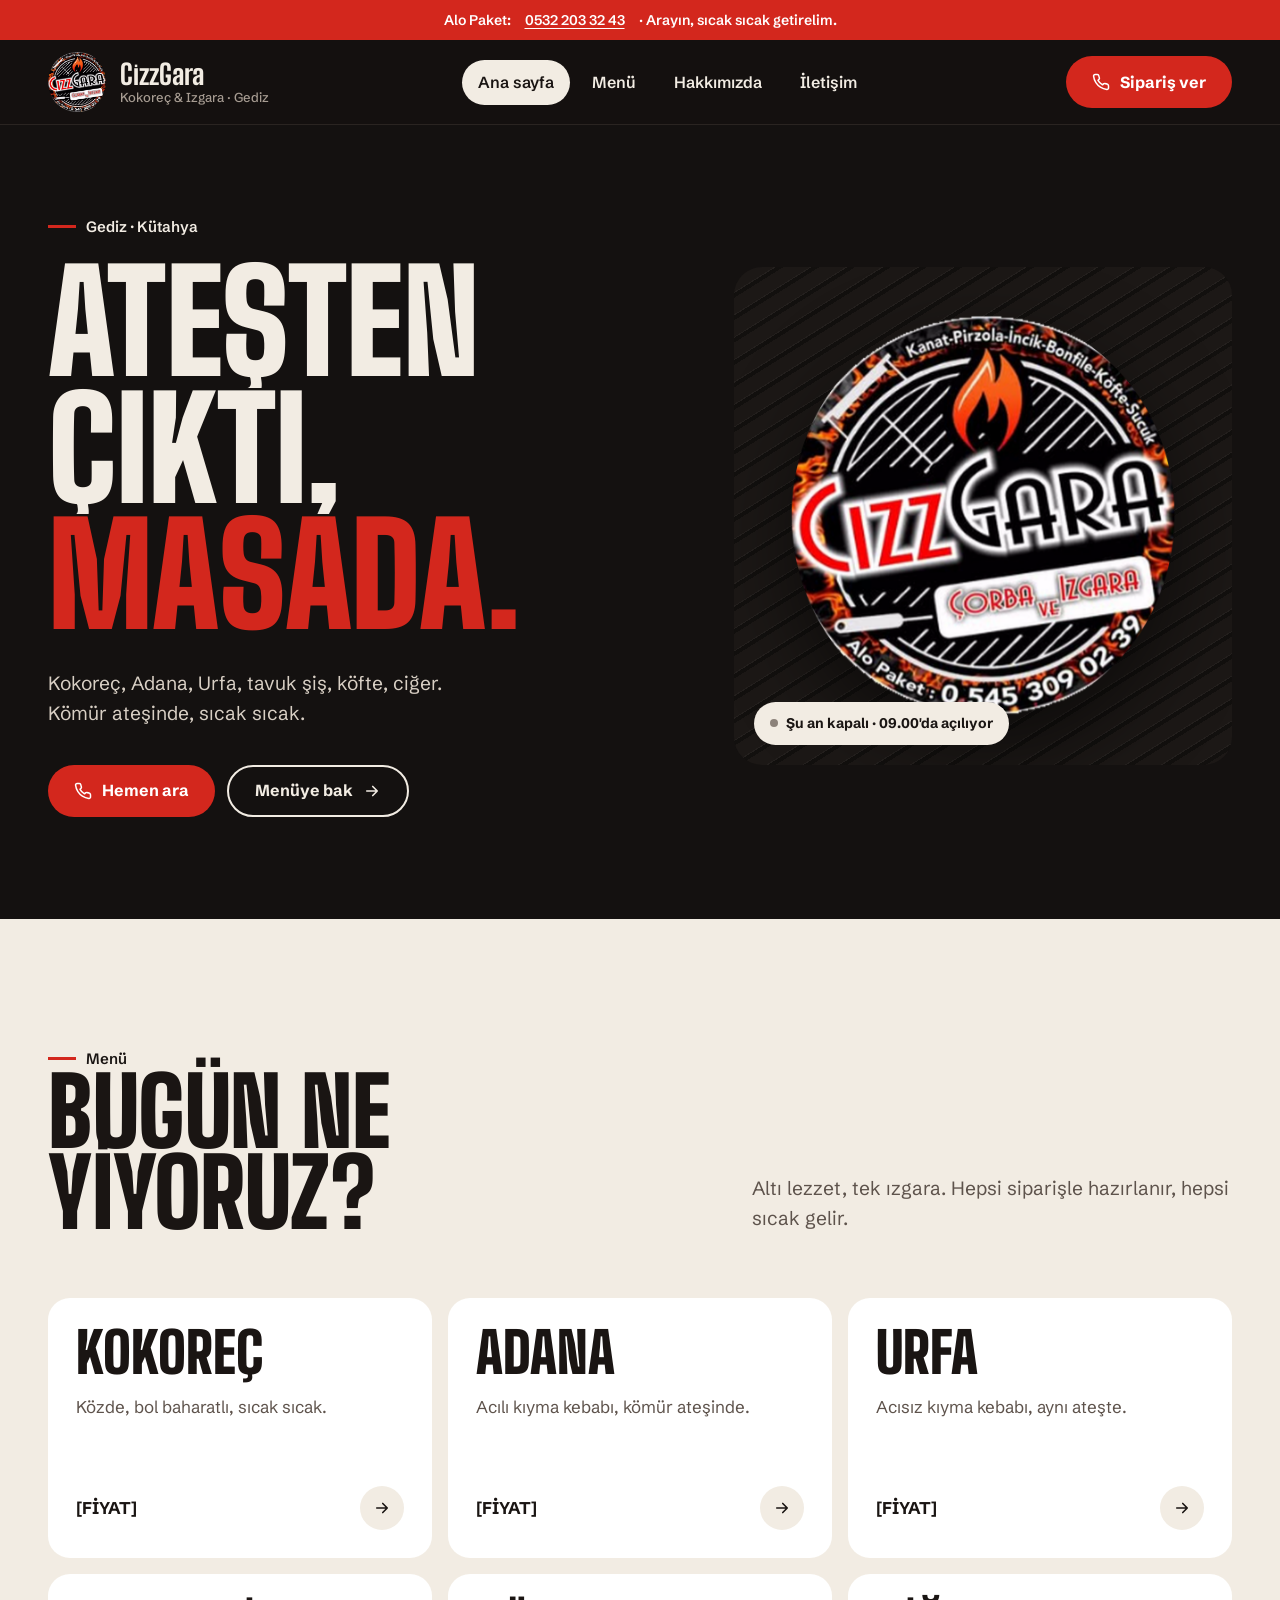
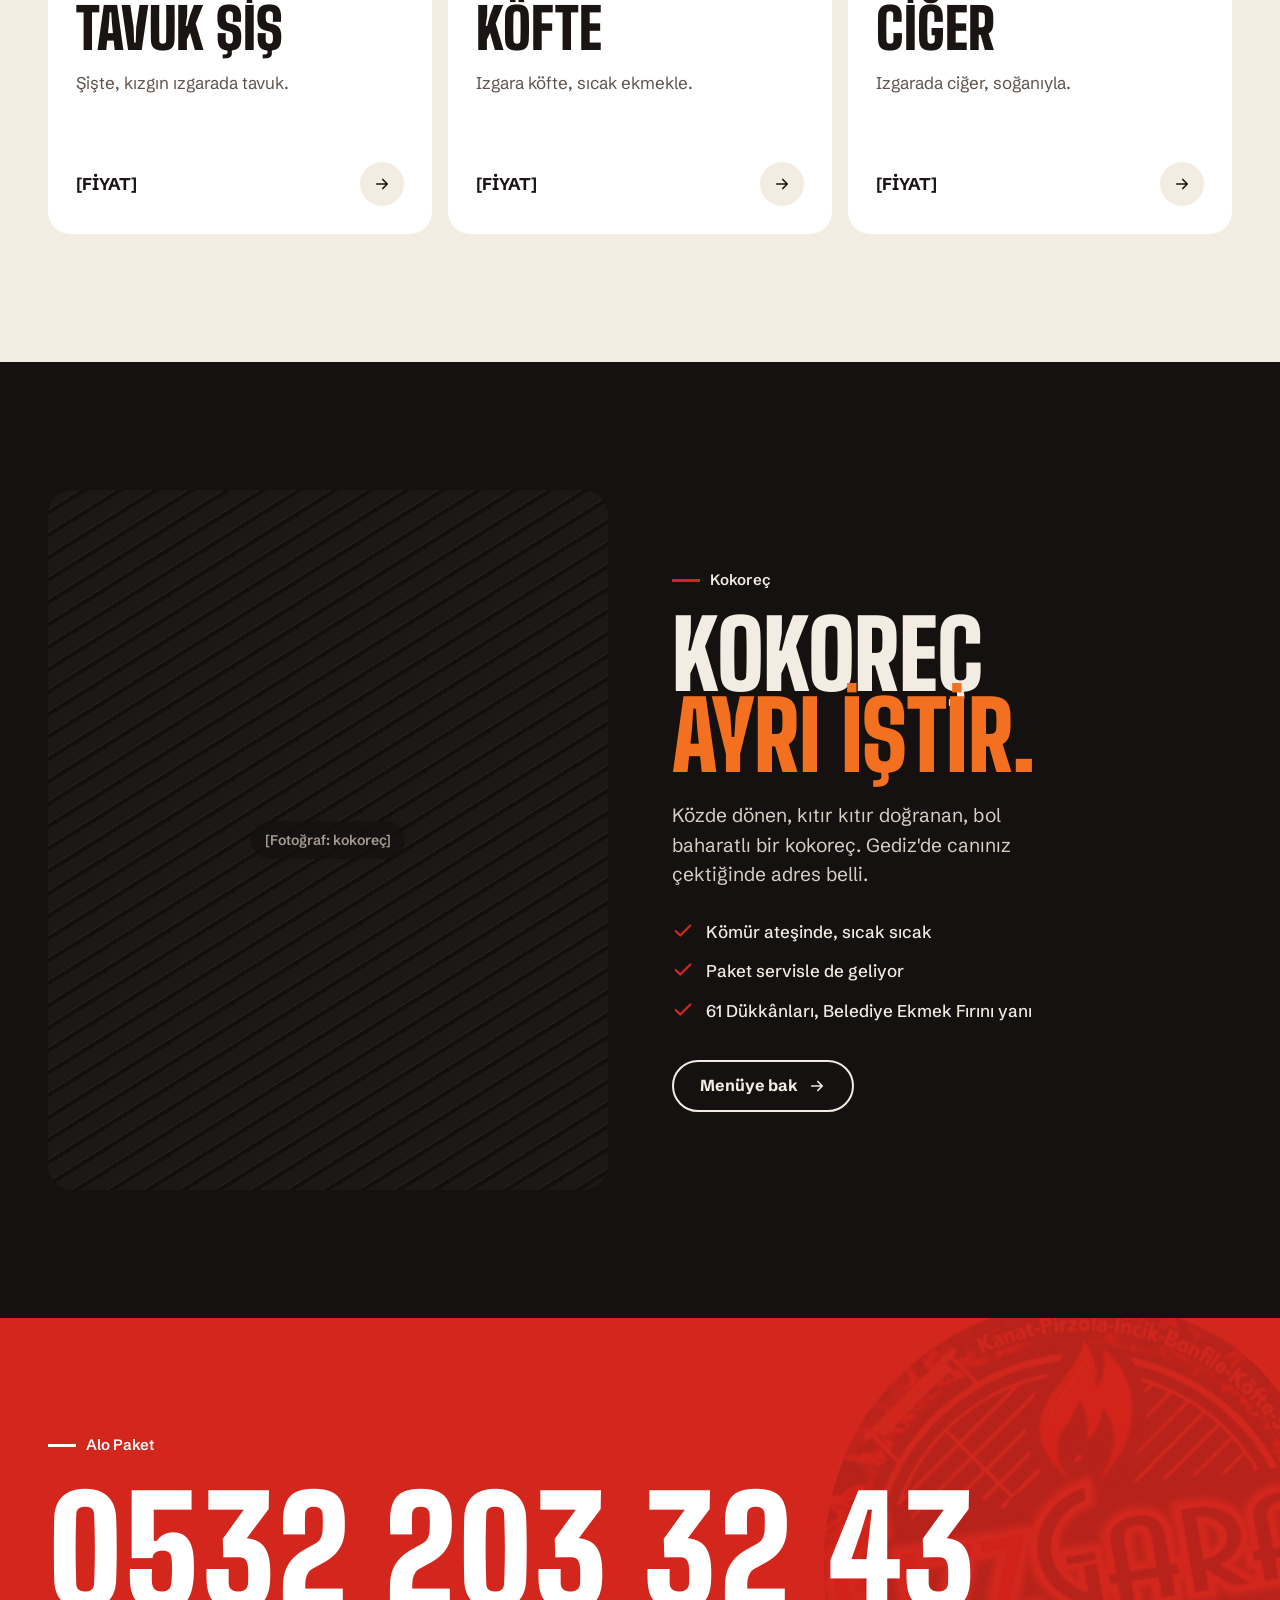
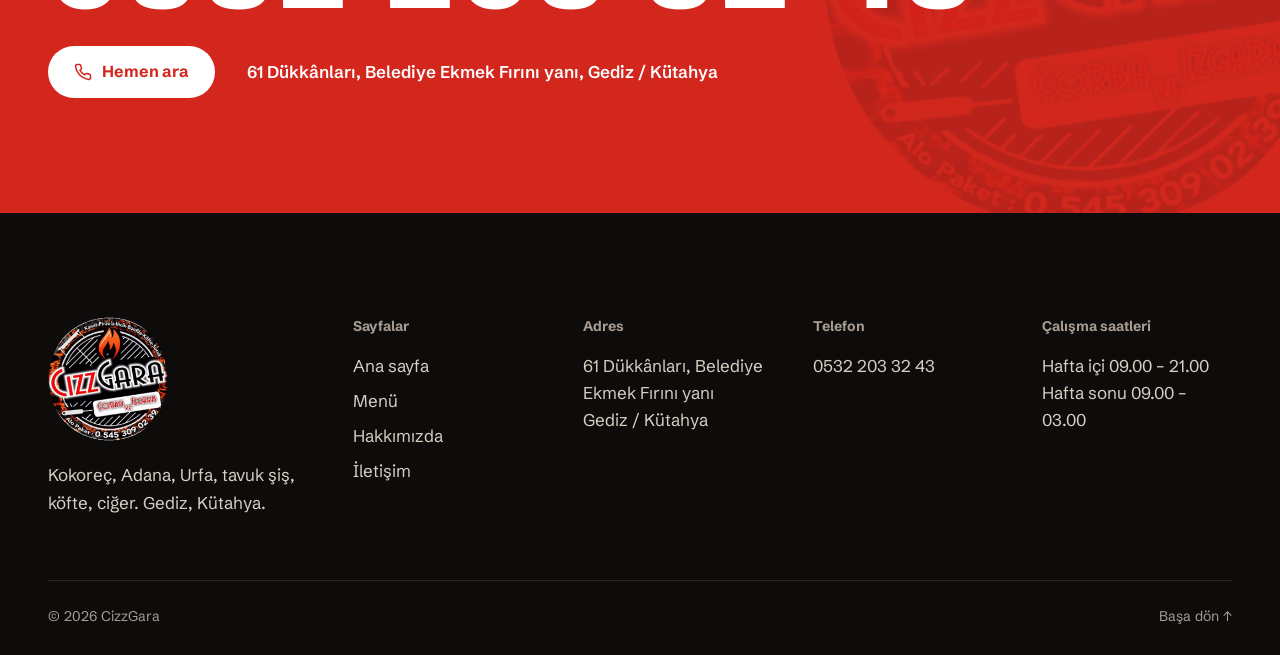
<file: index.html>
<!doctype html>
<html lang="tr">
<head>
<meta charset="utf-8">
<meta name="viewport" content="width=device-width, initial-scale=1">
<title>CizzGara — Kokoreç & Izgara · Gediz</title>
<meta name="description" content="CizzGara, Gediz/Kütahya: kokoreç, Adana, Urfa, tavuk şiş, köfte ve ciğer. Telefon 0532 203 32 43.">
<meta name="theme-color" content="#141110">
<link rel="icon" type="image/png" href="img/cizzgara-logo.png">
<link rel="preconnect" href="https://fonts.googleapis.com">
<link rel="preconnect" href="https://fonts.gstatic.com" crossorigin>
<link rel="stylesheet" href="https://fonts.googleapis.com/css2?family=Big+Shoulders+Display:wght@700;800;900&family=Schibsted+Grotesk:wght@400;500;600;700&display=swap">
<link rel="stylesheet" href="css/style.css">
</head>
<body>
<a class="sr" href="#icerik">İçeriğe geç</a>
<div class="topbar"><div class="wrap"><span>Alo Paket:</span><a href="tel:+905322033243">0532 203 32 43</a><span class="hide-sm">· Arayın, sıcak sıcak getirelim.</span></div></div>
<header class="nav">
  <div class="wrap nav-in">
    <a class="brand" href="index.html" aria-label="CizzGara ana sayfa">
      <img src="img/cizzgara-logo.png" alt="" width="58" height="62">
      <span class="brand-name">CizzGara<small>Kokoreç &amp; Izgara · Gediz</small></span>
    </a>
    <nav class="links" aria-label="Ana menü"><a href="index.html" aria-current="page">Ana sayfa</a><a href="menu.html">Menü</a><a href="hakkimizda.html">Hakkımızda</a><a href="iletisim.html">İletişim</a></nav>
    <div class="nav-cta">
      <a class="btn btn-red" href="tel:+905322033243"><svg viewBox="0 0 24 24" fill="none" stroke="currentColor" stroke-width="2" stroke-linecap="round" stroke-linejoin="round" aria-hidden="true"><path d="M22 16.9v3a2 2 0 0 1-2.2 2 19.8 19.8 0 0 1-8.6-3.1 19.5 19.5 0 0 1-6-6A19.8 19.8 0 0 1 2.1 4.2 2 2 0 0 1 4.1 2h3a2 2 0 0 1 2 1.7c.1.9.4 1.8.7 2.7a2 2 0 0 1-.5 2.1L8 9.8a16 16 0 0 0 6 6l1.3-1.3a2 2 0 0 1 2.1-.4c.9.3 1.8.6 2.7.7a2 2 0 0 1 1.7 2z"/></svg>Sipariş ver</a>
      <button class="burger" type="button" aria-expanded="false" aria-controls="mobile-menu" aria-label="Menüyü aç"><span></span></button>
    </div>
  </div>
  <nav id="mobile-menu" class="mobile-menu" aria-label="Mobil menü" hidden><a href="index.html" aria-current="page">Ana sayfa</a><a href="menu.html">Menü</a><a href="hakkimizda.html">Hakkımızda</a><a href="iletisim.html">İletişim</a></nav>
</header>
<main id="icerik">

<section class="hero">
  <div class="wrap hero-in">
    <div>
      <p class="kicker up in">Gediz · Kütahya</p>
      <h1 class="display h-xl"><span class="ln"><span>Ateşten</span></span><span class="ln"><span>çıktı,</span></span><span class="ln"><span class="red">masada.</span></span></h1>
      <p class="lead up d2">Kokoreç, Adana, Urfa, tavuk şiş, köfte, ciğer. Kömür ateşinde, sıcak sıcak.</p>
      <div class="actions up d3">
        <a class="btn btn-red" href="tel:+905322033243"><svg viewBox="0 0 24 24" fill="none" stroke="currentColor" stroke-width="2" stroke-linecap="round" stroke-linejoin="round" aria-hidden="true"><path d="M22 16.9v3a2 2 0 0 1-2.2 2 19.8 19.8 0 0 1-8.6-3.1 19.5 19.5 0 0 1-6-6A19.8 19.8 0 0 1 2.1 4.2 2 2 0 0 1 4.1 2h3a2 2 0 0 1 2 1.7c.1.9.4 1.8.7 2.7a2 2 0 0 1-.5 2.1L8 9.8a16 16 0 0 0 6 6l1.3-1.3a2 2 0 0 1 2.1-.4c.9.3 1.8.6 2.7.7a2 2 0 0 1 1.7 2z"/></svg>Hemen ara</a>
        <a class="btn btn-line" href="menu.html">Menüye bak <svg viewBox="0 0 24 24" fill="none" stroke="currentColor" stroke-width="2.2" stroke-linecap="round" stroke-linejoin="round" aria-hidden="true"><path d="M5 12h14M13 6l6 6-6 6"/></svg></a>
      </div>
    </div>
    <div class="hero-badge grate up d2">
      <div class="embers" aria-hidden="true"><span></span><span></span><span></span><span></span><span></span><span></span><span></span><span></span></div>
      <img class="logo-big" src="img/cizzgara-logo.png" alt="CizzGara logosu" width="420" height="449">
      <span class="badge-tag" id="open-status"><i></i><span>Ocak yanıyor</span></span>
    </div>
  </div>
</section>

<section class="section on-paper" aria-labelledby="izgara-baslik">
  <div class="wrap">
    <div class="sec-head">
      <div><p class="kicker up">Menü</p><h2 id="izgara-baslik" class="display h-l up d1">Bugün ne<br>yiyoruz?</h2></div>
      <p class="lead up d2">Altı lezzet, tek ızgara. Hepsi siparişle hazırlanır, hepsi sıcak gelir.</p>
    </div>
    <div class="specials">
      <a class="dish up d1" href="menu.html"><h3>Kokoreç</h3><p>Közde, bol baharatlı, sıcak sıcak.</p><div class="price"><span>[FİYAT]</span><span class="go"><svg viewBox="0 0 24 24" fill="none" stroke="currentColor" stroke-width="2.2" stroke-linecap="round" stroke-linejoin="round" aria-hidden="true"><path d="M5 12h14M13 6l6 6-6 6"/></svg></span></div></a>
      <a class="dish up d2" href="menu.html"><h3>Adana</h3><p>Acılı kıyma kebabı, kömür ateşinde.</p><div class="price"><span>[FİYAT]</span><span class="go"><svg viewBox="0 0 24 24" fill="none" stroke="currentColor" stroke-width="2.2" stroke-linecap="round" stroke-linejoin="round" aria-hidden="true"><path d="M5 12h14M13 6l6 6-6 6"/></svg></span></div></a>
      <a class="dish up d3" href="menu.html"><h3>Urfa</h3><p>Acısız kıyma kebabı, aynı ateşte.</p><div class="price"><span>[FİYAT]</span><span class="go"><svg viewBox="0 0 24 24" fill="none" stroke="currentColor" stroke-width="2.2" stroke-linecap="round" stroke-linejoin="round" aria-hidden="true"><path d="M5 12h14M13 6l6 6-6 6"/></svg></span></div></a>
      <a class="dish up d1" href="menu.html"><h3>Tavuk şiş</h3><p>Şişte, kızgın ızgarada tavuk.</p><div class="price"><span>[FİYAT]</span><span class="go"><svg viewBox="0 0 24 24" fill="none" stroke="currentColor" stroke-width="2.2" stroke-linecap="round" stroke-linejoin="round" aria-hidden="true"><path d="M5 12h14M13 6l6 6-6 6"/></svg></span></div></a>
      <a class="dish up d2" href="menu.html"><h3>Köfte</h3><p>Izgara köfte, sıcak ekmekle.</p><div class="price"><span>[FİYAT]</span><span class="go"><svg viewBox="0 0 24 24" fill="none" stroke="currentColor" stroke-width="2.2" stroke-linecap="round" stroke-linejoin="round" aria-hidden="true"><path d="M5 12h14M13 6l6 6-6 6"/></svg></span></div></a>
      <a class="dish up d3" href="menu.html"><h3>Ciğer</h3><p>Izgarada ciğer, soğanıyla.</p><div class="price"><span>[FİYAT]</span><span class="go"><svg viewBox="0 0 24 24" fill="none" stroke="currentColor" stroke-width="2.2" stroke-linecap="round" stroke-linejoin="round" aria-hidden="true"><path d="M5 12h14M13 6l6 6-6 6"/></svg></span></div></a>
    </div>
  </div>
</section>

<section class="section" aria-labelledby="kokorec-baslik">
  <div class="wrap split">
    <div class="photo grate ratio-45 up"><span>[Fotoğraf: kokoreç]</span></div>
    <div>
      <p class="kicker up">Kokoreç</p>
      <h2 id="kokorec-baslik" class="display h-l up d1">Kokoreç<br><span class="flame">ayrı iştir.</span></h2>
      <p class="lead up d2" style="color:#D8CFC4;margin-top:24px">Közde dönen, kıtır kıtır doğranan, bol baharatlı bir kokoreç. Gediz'de canınız çektiğinde adres belli.</p>
      <ul class="checks up d3">
        <li><svg viewBox="0 0 24 24" fill="none" stroke="currentColor" stroke-width="2.4" stroke-linecap="round" stroke-linejoin="round" aria-hidden="true"><path d="M20 6 9 17l-5-5"/></svg>Kömür ateşinde, sıcak sıcak</li>
        <li><svg viewBox="0 0 24 24" fill="none" stroke="currentColor" stroke-width="2.4" stroke-linecap="round" stroke-linejoin="round" aria-hidden="true"><path d="M20 6 9 17l-5-5"/></svg>Paket servisle de geliyor</li>
        <li><svg viewBox="0 0 24 24" fill="none" stroke="currentColor" stroke-width="2.4" stroke-linecap="round" stroke-linejoin="round" aria-hidden="true"><path d="M20 6 9 17l-5-5"/></svg>61 Dükkânları, Belediye Ekmek Fırını yanı</li>
      </ul>
      <a class="btn btn-line up d4" href="menu.html">Menüye bak <svg viewBox="0 0 24 24" fill="none" stroke="currentColor" stroke-width="2.2" stroke-linecap="round" stroke-linejoin="round" aria-hidden="true"><path d="M5 12h14M13 6l6 6-6 6"/></svg></a>
    </div>
  </div>
</section>
<section class="order" aria-labelledby="paket-baslik">
  <img class="order-logo" src="img/cizzgara-logo.png" alt="">
  <div class="wrap">
    <p class="kicker up">Alo Paket</p>
    <h2 id="paket-baslik" class="sr">Paket servis</h2>
    <a class="phone-big up d1" href="tel:+905322033243">0532 203 32 43</a>
    <div class="row up d2">
      <a class="btn btn-white" href="tel:+905322033243"><svg viewBox="0 0 24 24" fill="none" stroke="currentColor" stroke-width="2" stroke-linecap="round" stroke-linejoin="round" aria-hidden="true"><path d="M22 16.9v3a2 2 0 0 1-2.2 2 19.8 19.8 0 0 1-8.6-3.1 19.5 19.5 0 0 1-6-6A19.8 19.8 0 0 1 2.1 4.2 2 2 0 0 1 4.1 2h3a2 2 0 0 1 2 1.7c.1.9.4 1.8.7 2.7a2 2 0 0 1-.5 2.1L8 9.8a16 16 0 0 0 6 6l1.3-1.3a2 2 0 0 1 2.1-.4c.9.3 1.8.6 2.7.7a2 2 0 0 1 1.7 2z"/></svg>Hemen ara</a>
      <span>61 Dükkânları, Belediye Ekmek Fırını yanı, Gediz / Kütahya</span>
    </div>
  </div>
</section>
</main>
<footer class="footer">
  <div class="wrap">
    <div class="foot-grid">
      <div class="foot-brand">
        <img src="img/cizzgara-logo.png" alt="CizzGara logosu" width="112" height="120">
        <p>Kokoreç, Adana, Urfa, tavuk şiş, köfte, ciğer. Gediz, Kütahya.</p>
      </div>
      <div><h4>Sayfalar</h4><ul><li><a href="index.html">Ana sayfa</a></li><li><a href="menu.html">Menü</a></li><li><a href="hakkimizda.html">Hakkımızda</a></li><li><a href="iletisim.html">İletişim</a></li></ul></div>
      <div><h4>Adres</h4><p>61 Dükkânları, Belediye Ekmek Fırını yanı<br>Gediz / Kütahya</p></div>
      <div><h4>Telefon</h4><p><a href="tel:+905322033243">0532 203 32 43</a></p></div>
      <div><h4>Çalışma saatleri</h4><p>Hafta içi 09.00 – 21.00<br>Hafta sonu 09.00 – 03.00</p></div>
    </div>
    <div class="foot-bottom"><span>© <span id="yil">2026</span> CizzGara</span><a href="#icerik">Başa dön ↑</a></div>
  </div>
</footer>
<div class="callbar"><a class="btn btn-red" href="tel:+905322033243"><svg viewBox="0 0 24 24" fill="none" stroke="currentColor" stroke-width="2" stroke-linecap="round" stroke-linejoin="round" aria-hidden="true"><path d="M22 16.9v3a2 2 0 0 1-2.2 2 19.8 19.8 0 0 1-8.6-3.1 19.5 19.5 0 0 1-6-6A19.8 19.8 0 0 1 2.1 4.2 2 2 0 0 1 4.1 2h3a2 2 0 0 1 2 1.7c.1.9.4 1.8.7 2.7a2 2 0 0 1-.5 2.1L8 9.8a16 16 0 0 0 6 6l1.3-1.3a2 2 0 0 1 2.1-.4c.9.3 1.8.6 2.7.7a2 2 0 0 1 1.7 2z"/></svg>Hemen ara</a><a class="btn" style="background:var(--paper);color:var(--ink)" href="menu.html">Menü</a></div>
<script src="js/main.js"></script>
</body>
</html>
</file>
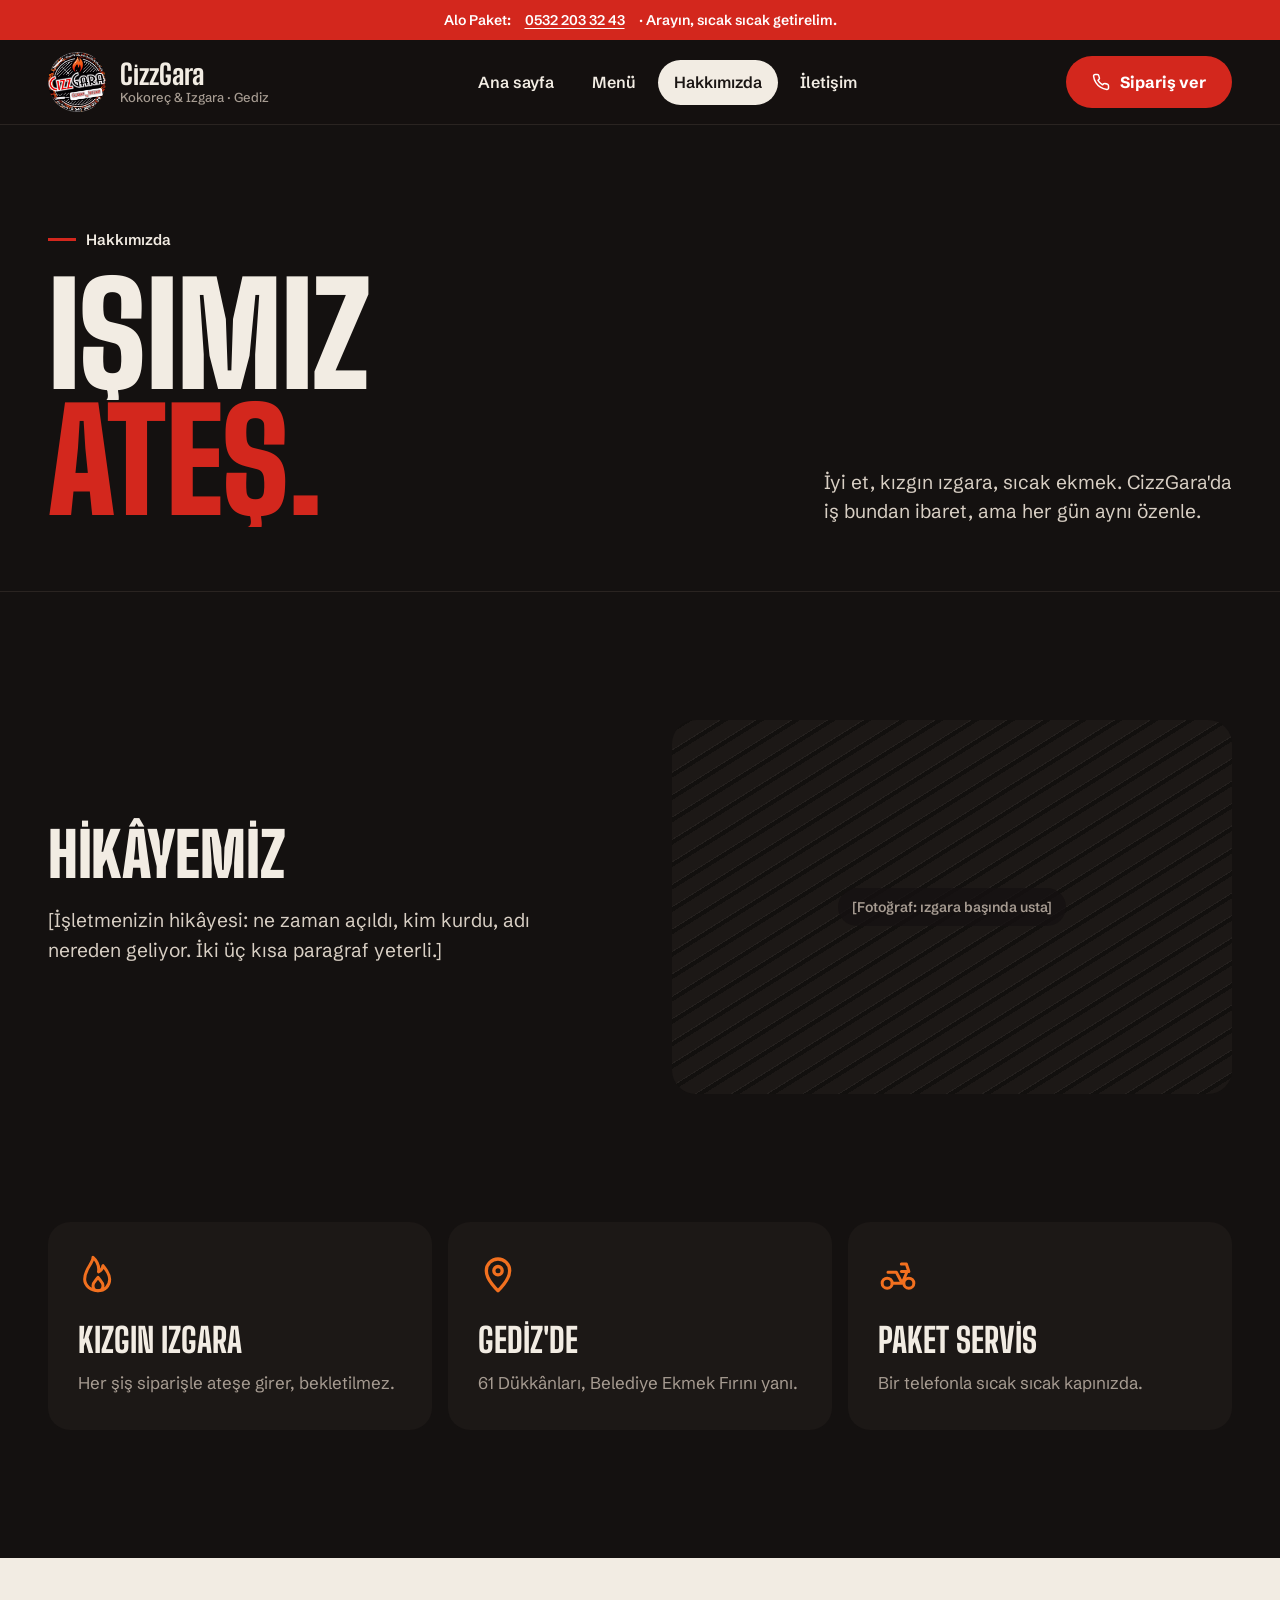
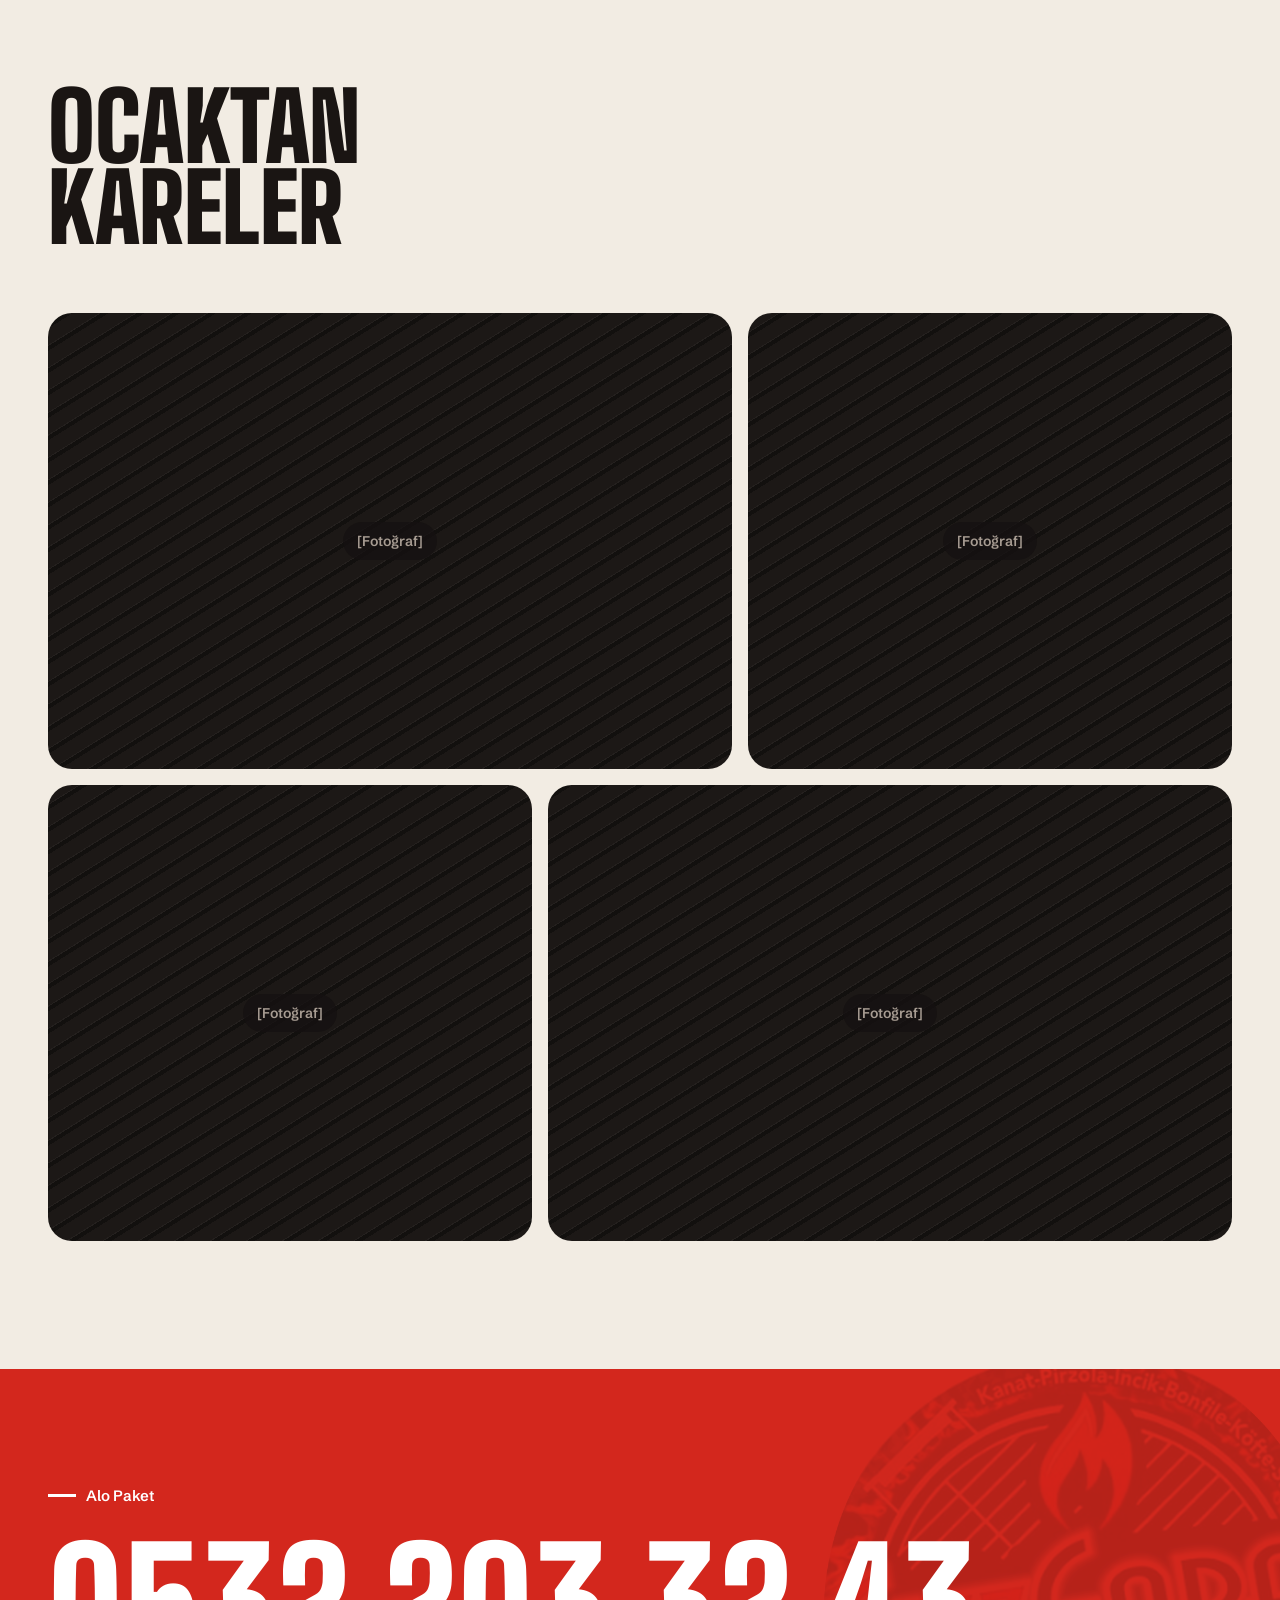
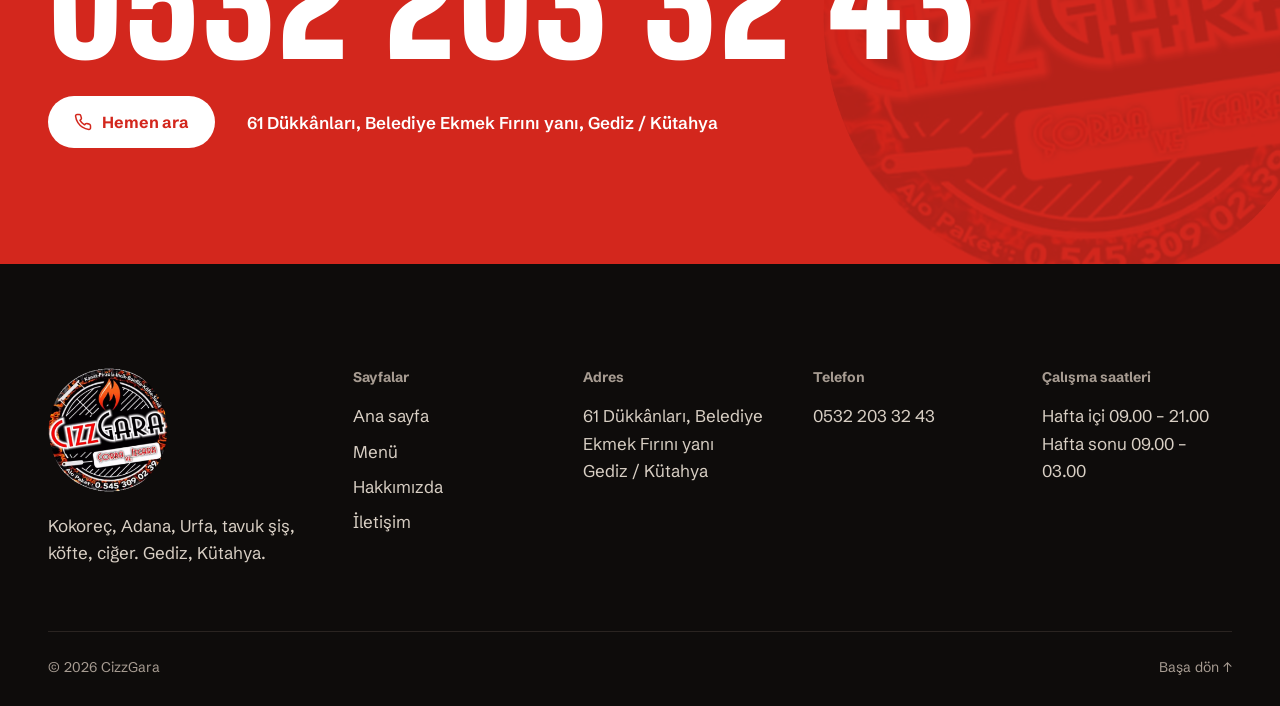
<file: hakkimizda.html>
<!doctype html>
<html lang="tr">
<head>
<meta charset="utf-8">
<meta name="viewport" content="width=device-width, initial-scale=1">
<title>Hakkımızda — CizzGara</title>
<meta name="description" content="CizzGara, Gediz 61 Dükkânları: kokoreç ve ızgara.">
<meta name="theme-color" content="#141110">
<link rel="icon" type="image/png" href="img/cizzgara-logo.png">
<link rel="preconnect" href="https://fonts.googleapis.com">
<link rel="preconnect" href="https://fonts.gstatic.com" crossorigin>
<link rel="stylesheet" href="https://fonts.googleapis.com/css2?family=Big+Shoulders+Display:wght@700;800;900&family=Schibsted+Grotesk:wght@400;500;600;700&display=swap">
<link rel="stylesheet" href="css/style.css">
</head>
<body>
<a class="sr" href="#icerik">İçeriğe geç</a>
<div class="topbar"><div class="wrap"><span>Alo Paket:</span><a href="tel:+905322033243">0532 203 32 43</a><span class="hide-sm">· Arayın, sıcak sıcak getirelim.</span></div></div>
<header class="nav">
  <div class="wrap nav-in">
    <a class="brand" href="index.html" aria-label="CizzGara ana sayfa">
      <img src="img/cizzgara-logo.png" alt="" width="58" height="62">
      <span class="brand-name">CizzGara<small>Kokoreç &amp; Izgara · Gediz</small></span>
    </a>
    <nav class="links" aria-label="Ana menü"><a href="index.html">Ana sayfa</a><a href="menu.html">Menü</a><a href="hakkimizda.html" aria-current="page">Hakkımızda</a><a href="iletisim.html">İletişim</a></nav>
    <div class="nav-cta">
      <a class="btn btn-red" href="tel:+905322033243"><svg viewBox="0 0 24 24" fill="none" stroke="currentColor" stroke-width="2" stroke-linecap="round" stroke-linejoin="round" aria-hidden="true"><path d="M22 16.9v3a2 2 0 0 1-2.2 2 19.8 19.8 0 0 1-8.6-3.1 19.5 19.5 0 0 1-6-6A19.8 19.8 0 0 1 2.1 4.2 2 2 0 0 1 4.1 2h3a2 2 0 0 1 2 1.7c.1.9.4 1.8.7 2.7a2 2 0 0 1-.5 2.1L8 9.8a16 16 0 0 0 6 6l1.3-1.3a2 2 0 0 1 2.1-.4c.9.3 1.8.6 2.7.7a2 2 0 0 1 1.7 2z"/></svg>Sipariş ver</a>
      <button class="burger" type="button" aria-expanded="false" aria-controls="mobile-menu" aria-label="Menüyü aç"><span></span></button>
    </div>
  </div>
  <nav id="mobile-menu" class="mobile-menu" aria-label="Mobil menü" hidden><a href="index.html">Ana sayfa</a><a href="menu.html">Menü</a><a href="hakkimizda.html" aria-current="page">Hakkımızda</a><a href="iletisim.html">İletişim</a></nav>
</header>
<main id="icerik">

<section class="page-head">
  <div class="wrap page-head-in">
    <div><p class="kicker up in">Hakkımızda</p><h1 class="display h-xl"><span class="ln"><span>İşimiz</span></span><span class="ln"><span class="red">ateş.</span></span></h1></div>
    <p class="lead up d2">İyi et, kızgın ızgara, sıcak ekmek. CizzGara'da iş bundan ibaret, ama her gün aynı özenle.</p>
  </div>
</section>
<section class="section">
  <div class="wrap split">
    <div>
      <h2 class="display h-m up">Hikâyemiz</h2>
      <p class="lead up d1" style="color:#D8CFC4;margin-top:24px;max-width:46ch">[İşletmenizin hikâyesi: ne zaman açıldı, kim kurdu, adı nereden geliyor. İki üç kısa paragraf yeterli.]</p>
    </div>
    <div class="photo grate ratio-32 up d1"><span>[Fotoğraf: ızgara başında usta]</span></div>
  </div>
</section>
<section class="section" style="padding-top:0">
  <div class="wrap">
    <div class="values">
      <div class="value up"><svg viewBox="0 0 24 24" fill="none" stroke="currentColor" stroke-width="1.8" stroke-linecap="round" stroke-linejoin="round" aria-hidden="true"><path d="M12 22c4 0 7-2.7 7-6.8 0-3.6-2.4-6-4-8.2-.4 2-1.4 3.2-2.7 3.7C12.8 7.4 11.6 4.3 9 2c0 4-5 6.6-5 13.2C4 19.3 8 22 12 22z"/><path d="M12 22c-1.7 0-3-1.2-3-3 0-2 1.6-3 3-5 1.4 2 3 3 3 5 0 1.8-1.3 3-3 3z"/></svg><h3>Kızgın ızgara</h3><p>Her şiş siparişle ateşe girer, bekletilmez.</p></div>
      <div class="value up d1"><svg viewBox="0 0 24 24" fill="none" stroke="currentColor" stroke-width="2" stroke-linecap="round" stroke-linejoin="round" aria-hidden="true"><path d="M12 22s7-6.2 7-12a7 7 0 1 0-14 0c0 5.8 7 12 7 12z"/><circle cx="12" cy="10" r="2.5"/></svg><h3>Gediz'de</h3><p>61 Dükkânları, Belediye Ekmek Fırını yanı.</p></div>
      <div class="value up d2"><svg viewBox="0 0 24 24" fill="none" stroke="currentColor" stroke-width="1.8" stroke-linecap="round" stroke-linejoin="round" aria-hidden="true"><circle cx="5.5" cy="17.5" r="3"/><circle cx="18.5" cy="17.5" r="3"/><path d="M8.5 17.5h6l3-7H14M6 11h5l3.5 6.5M14 6h3l1.5 4.5"/></svg><h3>Paket servis</h3><p>Bir telefonla sıcak sıcak kapınızda.</p></div>
    </div>
  </div>
</section>
<section class="section on-paper">
  <div class="wrap">
    <div class="sec-head"><h2 class="display h-l up">Ocaktan<br>kareler</h2></div>
    <div class="gallery">
      <div class="photo grate ratio-32 g1 up"><span>[Fotoğraf]</span></div>
      <div class="photo grate g2 up d1"><span>[Fotoğraf]</span></div>
      <div class="photo grate g3 up"><span>[Fotoğraf]</span></div>
      <div class="photo grate ratio-32 g4 up d1"><span>[Fotoğraf]</span></div>
    </div>
  </div>
</section>
<section class="order" aria-labelledby="paket-baslik">
  <img class="order-logo" src="img/cizzgara-logo.png" alt="">
  <div class="wrap">
    <p class="kicker up">Alo Paket</p>
    <h2 id="paket-baslik" class="sr">Paket servis</h2>
    <a class="phone-big up d1" href="tel:+905322033243">0532 203 32 43</a>
    <div class="row up d2">
      <a class="btn btn-white" href="tel:+905322033243"><svg viewBox="0 0 24 24" fill="none" stroke="currentColor" stroke-width="2" stroke-linecap="round" stroke-linejoin="round" aria-hidden="true"><path d="M22 16.9v3a2 2 0 0 1-2.2 2 19.8 19.8 0 0 1-8.6-3.1 19.5 19.5 0 0 1-6-6A19.8 19.8 0 0 1 2.1 4.2 2 2 0 0 1 4.1 2h3a2 2 0 0 1 2 1.7c.1.9.4 1.8.7 2.7a2 2 0 0 1-.5 2.1L8 9.8a16 16 0 0 0 6 6l1.3-1.3a2 2 0 0 1 2.1-.4c.9.3 1.8.6 2.7.7a2 2 0 0 1 1.7 2z"/></svg>Hemen ara</a>
      <span>61 Dükkânları, Belediye Ekmek Fırını yanı, Gediz / Kütahya</span>
    </div>
  </div>
</section>
</main>
<footer class="footer">
  <div class="wrap">
    <div class="foot-grid">
      <div class="foot-brand">
        <img src="img/cizzgara-logo.png" alt="CizzGara logosu" width="112" height="120">
        <p>Kokoreç, Adana, Urfa, tavuk şiş, köfte, ciğer. Gediz, Kütahya.</p>
      </div>
      <div><h4>Sayfalar</h4><ul><li><a href="index.html">Ana sayfa</a></li><li><a href="menu.html">Menü</a></li><li><a href="hakkimizda.html">Hakkımızda</a></li><li><a href="iletisim.html">İletişim</a></li></ul></div>
      <div><h4>Adres</h4><p>61 Dükkânları, Belediye Ekmek Fırını yanı<br>Gediz / Kütahya</p></div>
      <div><h4>Telefon</h4><p><a href="tel:+905322033243">0532 203 32 43</a></p></div>
      <div><h4>Çalışma saatleri</h4><p>Hafta içi 09.00 – 21.00<br>Hafta sonu 09.00 – 03.00</p></div>
    </div>
    <div class="foot-bottom"><span>© <span id="yil">2026</span> CizzGara</span><a href="#icerik">Başa dön ↑</a></div>
  </div>
</footer>
<div class="callbar"><a class="btn btn-red" href="tel:+905322033243"><svg viewBox="0 0 24 24" fill="none" stroke="currentColor" stroke-width="2" stroke-linecap="round" stroke-linejoin="round" aria-hidden="true"><path d="M22 16.9v3a2 2 0 0 1-2.2 2 19.8 19.8 0 0 1-8.6-3.1 19.5 19.5 0 0 1-6-6A19.8 19.8 0 0 1 2.1 4.2 2 2 0 0 1 4.1 2h3a2 2 0 0 1 2 1.7c.1.9.4 1.8.7 2.7a2 2 0 0 1-.5 2.1L8 9.8a16 16 0 0 0 6 6l1.3-1.3a2 2 0 0 1 2.1-.4c.9.3 1.8.6 2.7.7a2 2 0 0 1 1.7 2z"/></svg>Hemen ara</a><a class="btn" style="background:var(--paper);color:var(--ink)" href="menu.html">Menü</a></div>
<script src="js/main.js"></script>
</body>
</html>
</file>
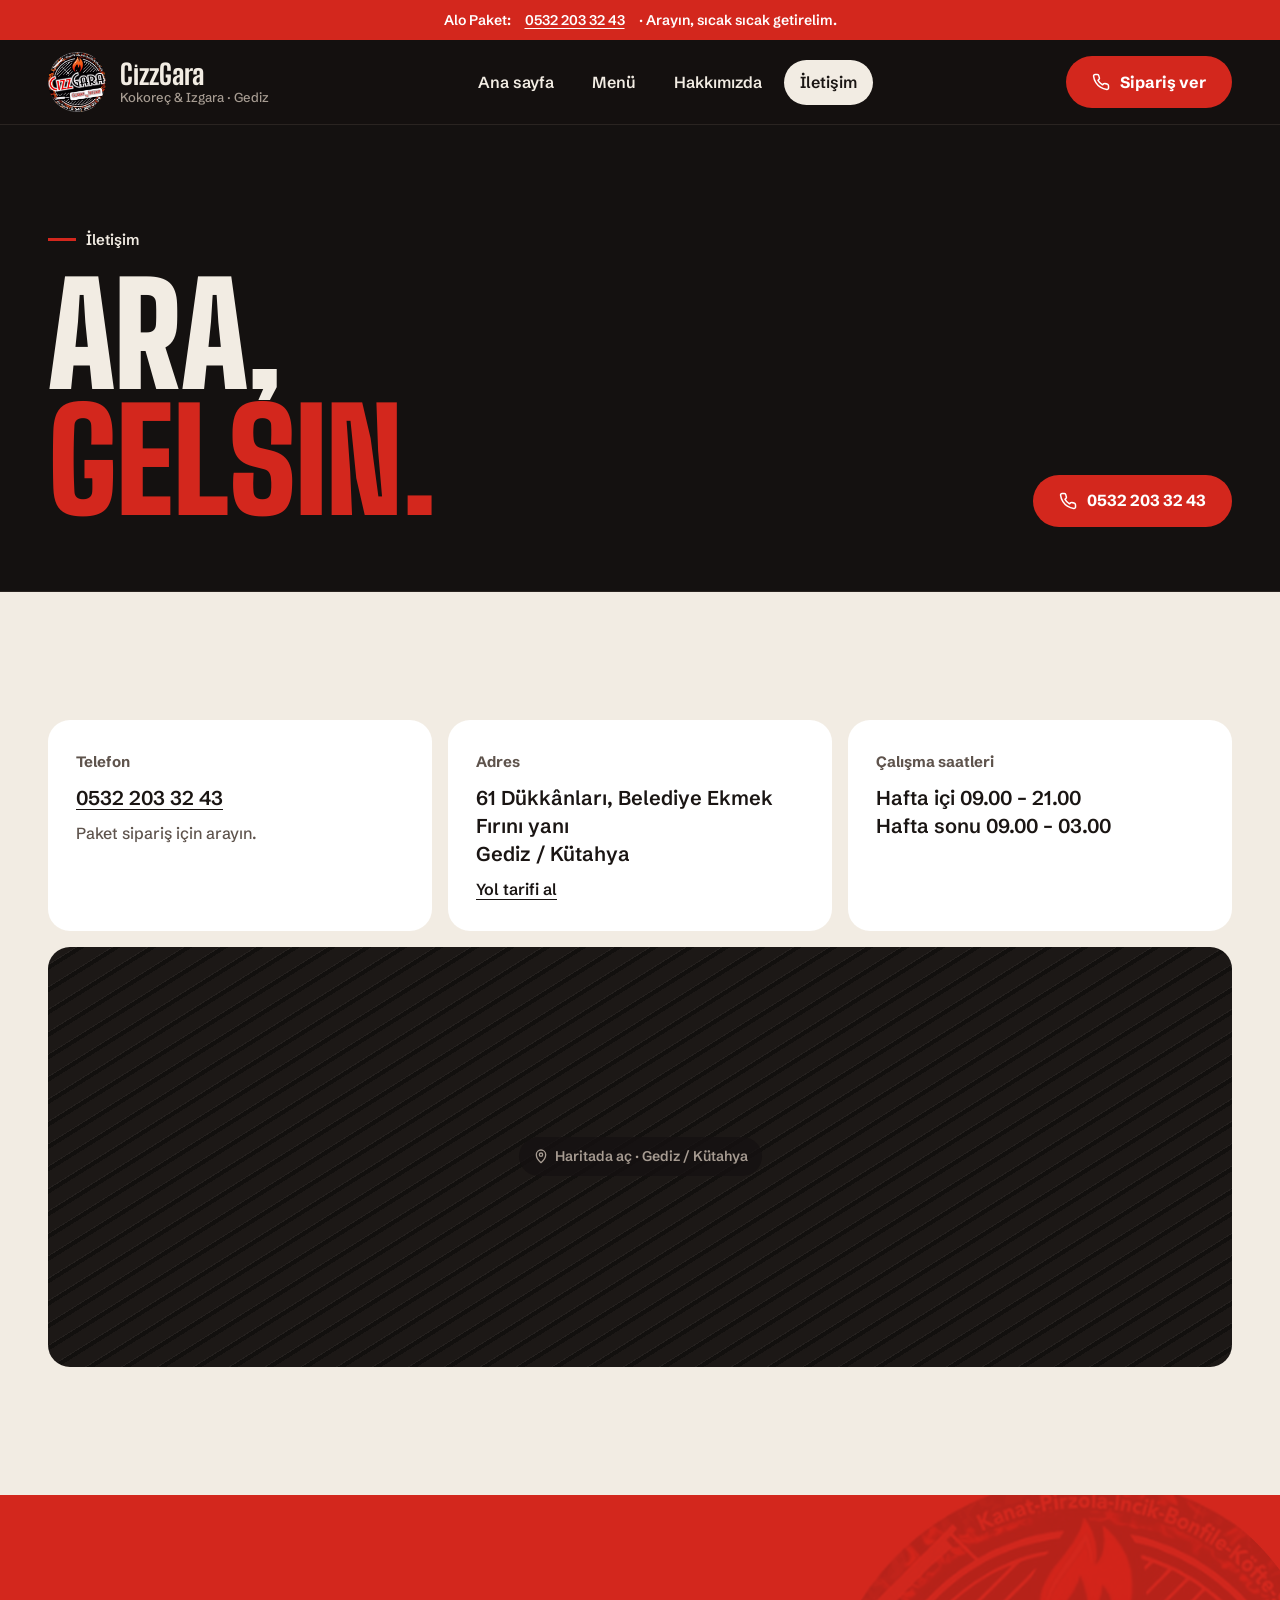
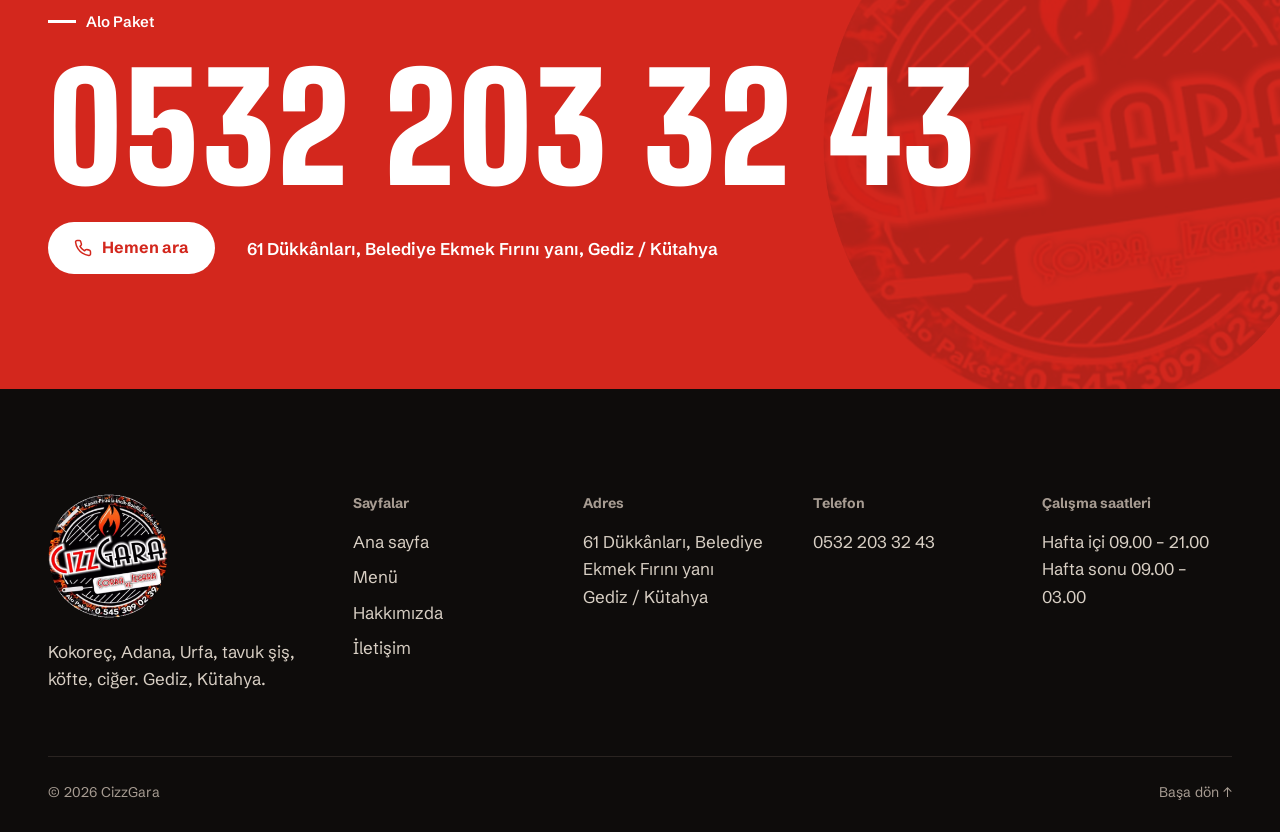
<file: iletisim.html>
<!doctype html>
<html lang="tr">
<head>
<meta charset="utf-8">
<meta name="viewport" content="width=device-width, initial-scale=1">
<title>İletişim — CizzGara</title>
<meta name="description" content="CizzGara iletişim: 0532 203 32 43. 61 Dükkânları, Belediye Ekmek Fırını yanı, Gediz / Kütahya.">
<meta name="theme-color" content="#141110">
<link rel="icon" type="image/png" href="img/cizzgara-logo.png">
<link rel="preconnect" href="https://fonts.googleapis.com">
<link rel="preconnect" href="https://fonts.gstatic.com" crossorigin>
<link rel="stylesheet" href="https://fonts.googleapis.com/css2?family=Big+Shoulders+Display:wght@700;800;900&family=Schibsted+Grotesk:wght@400;500;600;700&display=swap">
<link rel="stylesheet" href="css/style.css">
</head>
<body>
<a class="sr" href="#icerik">İçeriğe geç</a>
<div class="topbar"><div class="wrap"><span>Alo Paket:</span><a href="tel:+905322033243">0532 203 32 43</a><span class="hide-sm">· Arayın, sıcak sıcak getirelim.</span></div></div>
<header class="nav">
  <div class="wrap nav-in">
    <a class="brand" href="index.html" aria-label="CizzGara ana sayfa">
      <img src="img/cizzgara-logo.png" alt="" width="58" height="62">
      <span class="brand-name">CizzGara<small>Kokoreç &amp; Izgara · Gediz</small></span>
    </a>
    <nav class="links" aria-label="Ana menü"><a href="index.html">Ana sayfa</a><a href="menu.html">Menü</a><a href="hakkimizda.html">Hakkımızda</a><a href="iletisim.html" aria-current="page">İletişim</a></nav>
    <div class="nav-cta">
      <a class="btn btn-red" href="tel:+905322033243"><svg viewBox="0 0 24 24" fill="none" stroke="currentColor" stroke-width="2" stroke-linecap="round" stroke-linejoin="round" aria-hidden="true"><path d="M22 16.9v3a2 2 0 0 1-2.2 2 19.8 19.8 0 0 1-8.6-3.1 19.5 19.5 0 0 1-6-6A19.8 19.8 0 0 1 2.1 4.2 2 2 0 0 1 4.1 2h3a2 2 0 0 1 2 1.7c.1.9.4 1.8.7 2.7a2 2 0 0 1-.5 2.1L8 9.8a16 16 0 0 0 6 6l1.3-1.3a2 2 0 0 1 2.1-.4c.9.3 1.8.6 2.7.7a2 2 0 0 1 1.7 2z"/></svg>Sipariş ver</a>
      <button class="burger" type="button" aria-expanded="false" aria-controls="mobile-menu" aria-label="Menüyü aç"><span></span></button>
    </div>
  </div>
  <nav id="mobile-menu" class="mobile-menu" aria-label="Mobil menü" hidden><a href="index.html">Ana sayfa</a><a href="menu.html">Menü</a><a href="hakkimizda.html">Hakkımızda</a><a href="iletisim.html" aria-current="page">İletişim</a></nav>
</header>
<main id="icerik">

<section class="page-head">
  <div class="wrap page-head-in">
    <div><p class="kicker up in">İletişim</p><h1 class="display h-xl"><span class="ln"><span>Ara,</span></span><span class="ln"><span class="red">gelsin.</span></span></h1></div>
    <a class="btn btn-red up d2" href="tel:+905322033243"><svg viewBox="0 0 24 24" fill="none" stroke="currentColor" stroke-width="2" stroke-linecap="round" stroke-linejoin="round" aria-hidden="true"><path d="M22 16.9v3a2 2 0 0 1-2.2 2 19.8 19.8 0 0 1-8.6-3.1 19.5 19.5 0 0 1-6-6A19.8 19.8 0 0 1 2.1 4.2 2 2 0 0 1 4.1 2h3a2 2 0 0 1 2 1.7c.1.9.4 1.8.7 2.7a2 2 0 0 1-.5 2.1L8 9.8a16 16 0 0 0 6 6l1.3-1.3a2 2 0 0 1 2.1-.4c.9.3 1.8.6 2.7.7a2 2 0 0 1 1.7 2z"/></svg>0532 203 32 43</a>
  </div>
</section>
<section class="section on-paper">
  <div class="wrap">
    <div class="info">
      <div class="card up"><h3>Telefon</h3><p><a href="tel:+905322033243">0532 203 32 43</a></p><p class="muted" style="font-size:16px;font-weight:500">Paket sipariş için arayın.</p></div>
      <div class="card up d1"><h3>Adres</h3><p>61 Dükkânları, Belediye Ekmek Fırını yanı<br>Gediz / Kütahya</p><p style="font-size:16px"><a href="https://www.google.com/maps/search/?api=1&amp;query=61+D%C3%BCkkanlar%C4%B1+Gediz+K%C3%BCtahya" target="_blank" rel="noopener">Yol tarifi al</a></p></div>
      <div class="card up d2"><h3>Çalışma saatleri</h3><p>Hafta içi 09.00 – 21.00<br>Hafta sonu 09.00 – 03.00</p></div>
    </div>
    <a class="photo grate map up" href="https://www.google.com/maps/search/?api=1&amp;query=61+D%C3%BCkkanlar%C4%B1+Gediz+K%C3%BCtahya" target="_blank" rel="noopener" aria-label="Haritada aç: 61 Dükkânları, Belediye Ekmek Fırını yanı, Gediz / Kütahya"><span><svg style="width:16px;height:16px;vertical-align:-3px;margin-right:6px" viewBox="0 0 24 24" fill="none" stroke="currentColor" stroke-width="2" stroke-linecap="round" stroke-linejoin="round" aria-hidden="true"><path d="M12 22s7-6.2 7-12a7 7 0 1 0-14 0c0 5.8 7 12 7 12z"/><circle cx="12" cy="10" r="2.5"/></svg>Haritada aç · Gediz / Kütahya</span></a>
  </div>
</section>
<section class="order" aria-labelledby="paket-baslik">
  <img class="order-logo" src="img/cizzgara-logo.png" alt="">
  <div class="wrap">
    <p class="kicker up">Alo Paket</p>
    <h2 id="paket-baslik" class="sr">Paket servis</h2>
    <a class="phone-big up d1" href="tel:+905322033243">0532 203 32 43</a>
    <div class="row up d2">
      <a class="btn btn-white" href="tel:+905322033243"><svg viewBox="0 0 24 24" fill="none" stroke="currentColor" stroke-width="2" stroke-linecap="round" stroke-linejoin="round" aria-hidden="true"><path d="M22 16.9v3a2 2 0 0 1-2.2 2 19.8 19.8 0 0 1-8.6-3.1 19.5 19.5 0 0 1-6-6A19.8 19.8 0 0 1 2.1 4.2 2 2 0 0 1 4.1 2h3a2 2 0 0 1 2 1.7c.1.9.4 1.8.7 2.7a2 2 0 0 1-.5 2.1L8 9.8a16 16 0 0 0 6 6l1.3-1.3a2 2 0 0 1 2.1-.4c.9.3 1.8.6 2.7.7a2 2 0 0 1 1.7 2z"/></svg>Hemen ara</a>
      <span>61 Dükkânları, Belediye Ekmek Fırını yanı, Gediz / Kütahya</span>
    </div>
  </div>
</section>
</main>
<footer class="footer">
  <div class="wrap">
    <div class="foot-grid">
      <div class="foot-brand">
        <img src="img/cizzgara-logo.png" alt="CizzGara logosu" width="112" height="120">
        <p>Kokoreç, Adana, Urfa, tavuk şiş, köfte, ciğer. Gediz, Kütahya.</p>
      </div>
      <div><h4>Sayfalar</h4><ul><li><a href="index.html">Ana sayfa</a></li><li><a href="menu.html">Menü</a></li><li><a href="hakkimizda.html">Hakkımızda</a></li><li><a href="iletisim.html">İletişim</a></li></ul></div>
      <div><h4>Adres</h4><p>61 Dükkânları, Belediye Ekmek Fırını yanı<br>Gediz / Kütahya</p></div>
      <div><h4>Telefon</h4><p><a href="tel:+905322033243">0532 203 32 43</a></p></div>
      <div><h4>Çalışma saatleri</h4><p>Hafta içi 09.00 – 21.00<br>Hafta sonu 09.00 – 03.00</p></div>
    </div>
    <div class="foot-bottom"><span>© <span id="yil">2026</span> CizzGara</span><a href="#icerik">Başa dön ↑</a></div>
  </div>
</footer>
<div class="callbar"><a class="btn btn-red" href="tel:+905322033243"><svg viewBox="0 0 24 24" fill="none" stroke="currentColor" stroke-width="2" stroke-linecap="round" stroke-linejoin="round" aria-hidden="true"><path d="M22 16.9v3a2 2 0 0 1-2.2 2 19.8 19.8 0 0 1-8.6-3.1 19.5 19.5 0 0 1-6-6A19.8 19.8 0 0 1 2.1 4.2 2 2 0 0 1 4.1 2h3a2 2 0 0 1 2 1.7c.1.9.4 1.8.7 2.7a2 2 0 0 1-.5 2.1L8 9.8a16 16 0 0 0 6 6l1.3-1.3a2 2 0 0 1 2.1-.4c.9.3 1.8.6 2.7.7a2 2 0 0 1 1.7 2z"/></svg>Hemen ara</a><a class="btn" style="background:var(--paper);color:var(--ink)" href="menu.html">Menü</a></div>
<script src="js/main.js"></script>
</body>
</html>
</file>
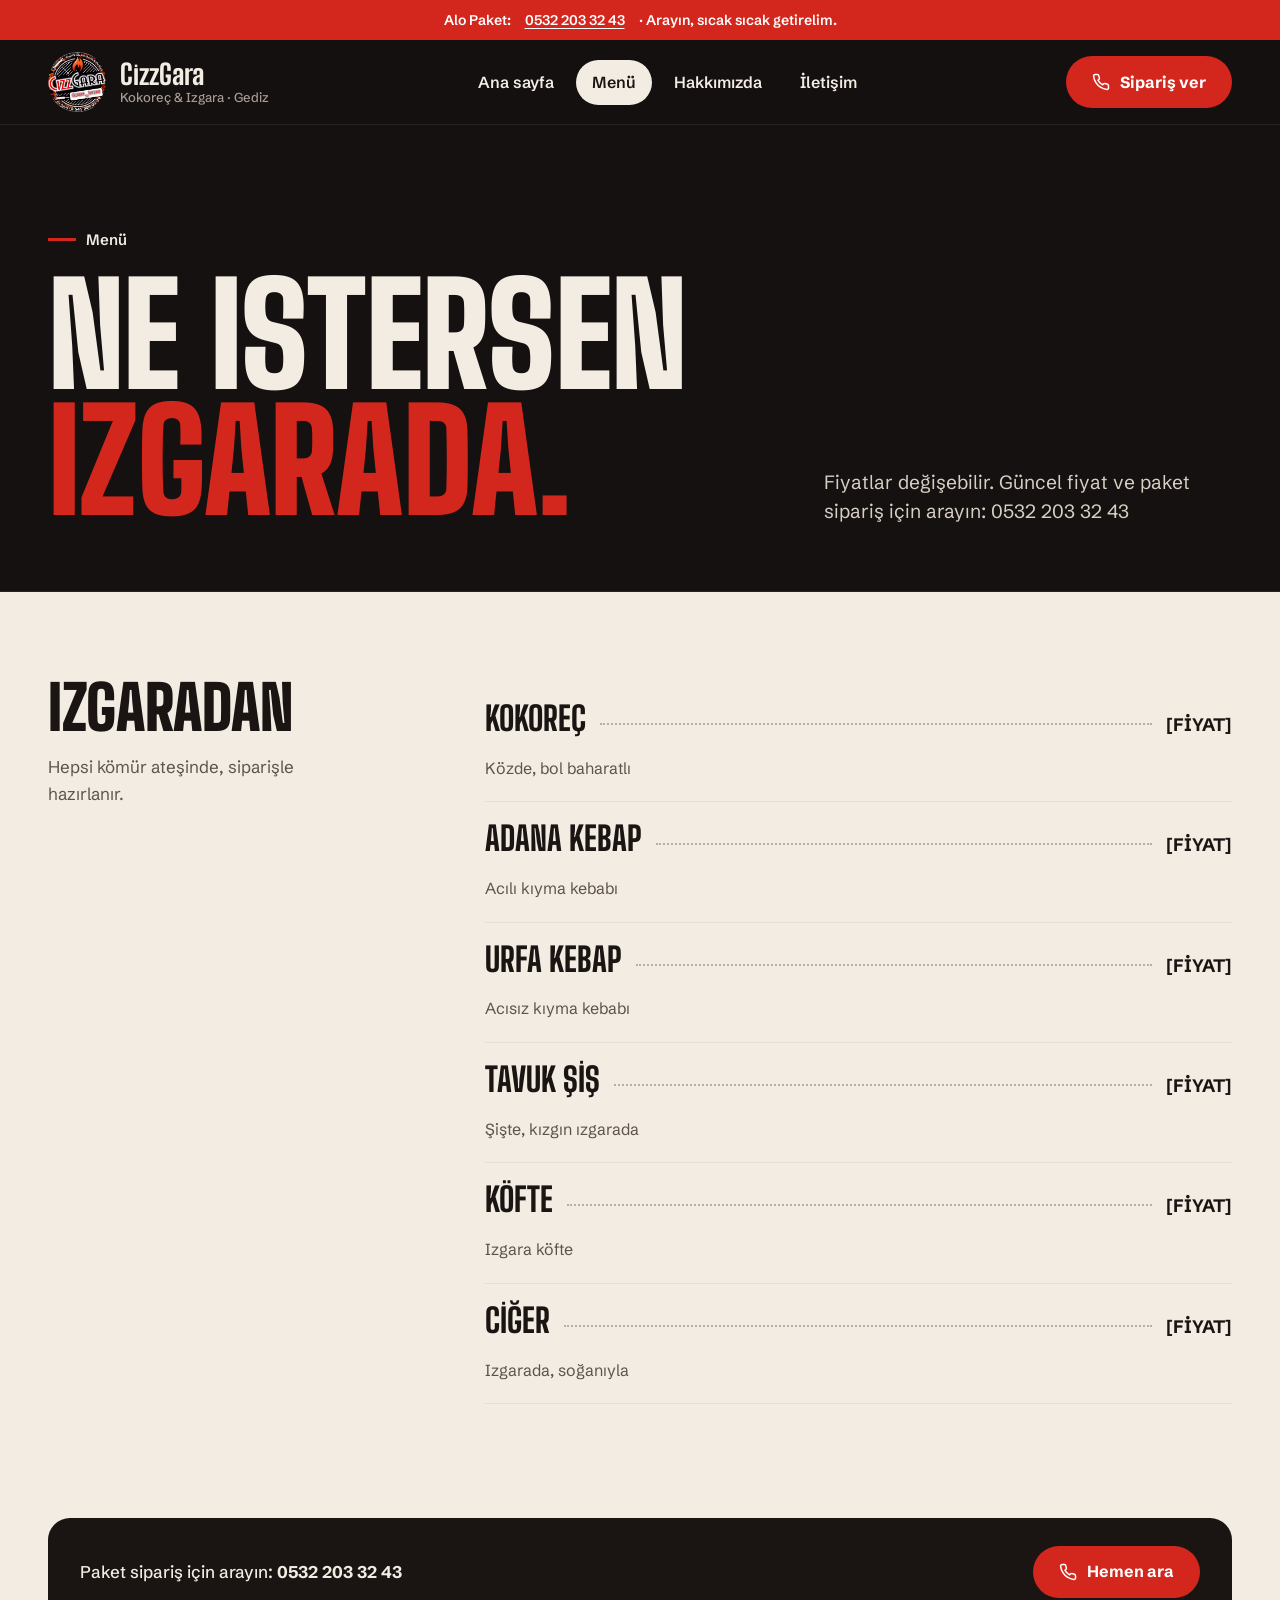
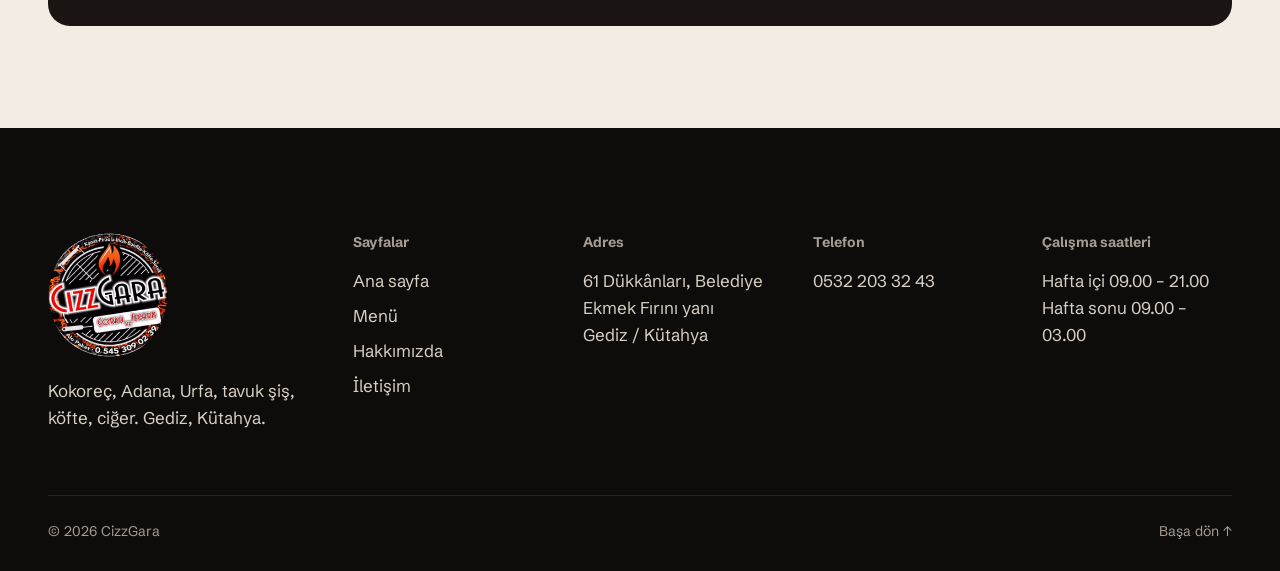
<file: menu.html>
<!doctype html>
<html lang="tr">
<head>
<meta charset="utf-8">
<meta name="viewport" content="width=device-width, initial-scale=1">
<title>Menü — CizzGara</title>
<meta name="description" content="CizzGara menüsü: kokoreç, Adana, Urfa, tavuk şiş, köfte, ciğer.">
<meta name="theme-color" content="#141110">
<link rel="icon" type="image/png" href="img/cizzgara-logo.png">
<link rel="preconnect" href="https://fonts.googleapis.com">
<link rel="preconnect" href="https://fonts.gstatic.com" crossorigin>
<link rel="stylesheet" href="https://fonts.googleapis.com/css2?family=Big+Shoulders+Display:wght@700;800;900&family=Schibsted+Grotesk:wght@400;500;600;700&display=swap">
<link rel="stylesheet" href="css/style.css">
</head>
<body>
<a class="sr" href="#icerik">İçeriğe geç</a>
<div class="topbar"><div class="wrap"><span>Alo Paket:</span><a href="tel:+905322033243">0532 203 32 43</a><span class="hide-sm">· Arayın, sıcak sıcak getirelim.</span></div></div>
<header class="nav">
  <div class="wrap nav-in">
    <a class="brand" href="index.html" aria-label="CizzGara ana sayfa">
      <img src="img/cizzgara-logo.png" alt="" width="58" height="62">
      <span class="brand-name">CizzGara<small>Kokoreç &amp; Izgara · Gediz</small></span>
    </a>
    <nav class="links" aria-label="Ana menü"><a href="index.html">Ana sayfa</a><a href="menu.html" aria-current="page">Menü</a><a href="hakkimizda.html">Hakkımızda</a><a href="iletisim.html">İletişim</a></nav>
    <div class="nav-cta">
      <a class="btn btn-red" href="tel:+905322033243"><svg viewBox="0 0 24 24" fill="none" stroke="currentColor" stroke-width="2" stroke-linecap="round" stroke-linejoin="round" aria-hidden="true"><path d="M22 16.9v3a2 2 0 0 1-2.2 2 19.8 19.8 0 0 1-8.6-3.1 19.5 19.5 0 0 1-6-6A19.8 19.8 0 0 1 2.1 4.2 2 2 0 0 1 4.1 2h3a2 2 0 0 1 2 1.7c.1.9.4 1.8.7 2.7a2 2 0 0 1-.5 2.1L8 9.8a16 16 0 0 0 6 6l1.3-1.3a2 2 0 0 1 2.1-.4c.9.3 1.8.6 2.7.7a2 2 0 0 1 1.7 2z"/></svg>Sipariş ver</a>
      <button class="burger" type="button" aria-expanded="false" aria-controls="mobile-menu" aria-label="Menüyü aç"><span></span></button>
    </div>
  </div>
  <nav id="mobile-menu" class="mobile-menu" aria-label="Mobil menü" hidden><a href="index.html">Ana sayfa</a><a href="menu.html" aria-current="page">Menü</a><a href="hakkimizda.html">Hakkımızda</a><a href="iletisim.html">İletişim</a></nav>
</header>
<main id="icerik">

<section class="page-head">
  <div class="wrap page-head-in">
    <div><p class="kicker up in">Menü</p><h1 class="display h-xl"><span class="ln"><span>Ne istersen</span></span><span class="ln"><span class="red">ızgarada.</span></span></h1></div>
    <p class="lead up d2">Fiyatlar değişebilir. Güncel fiyat ve paket sipariş için arayın: 0532 203 32 43</p>
  </div>
</section>
<div class="on-paper">
  <div class="wrap menu-wrap">
    <section class="menu-cat" id="menu" aria-labelledby="h-menu">
      <aside><h2 id="h-menu" class="display h-m up">Izgaradan</h2><p class="up d1">Hepsi kömür ateşinde, siparişle hazırlanır.</p></aside>
      <ul class="items">
        <li class="item up"><span class="item-name">Kokoreç</span><span class="item-dots" aria-hidden="true"></span><span class="item-price">[FİYAT]</span><p class="item-desc">Közde, bol baharatlı</p></li>
        <li class="item up"><span class="item-name">Adana kebap</span><span class="item-dots" aria-hidden="true"></span><span class="item-price">[FİYAT]</span><p class="item-desc">Acılı kıyma kebabı</p></li>
        <li class="item up"><span class="item-name">Urfa kebap</span><span class="item-dots" aria-hidden="true"></span><span class="item-price">[FİYAT]</span><p class="item-desc">Acısız kıyma kebabı</p></li>
        <li class="item up"><span class="item-name">Tavuk şiş</span><span class="item-dots" aria-hidden="true"></span><span class="item-price">[FİYAT]</span><p class="item-desc">Şişte, kızgın ızgarada</p></li>
        <li class="item up"><span class="item-name">Köfte</span><span class="item-dots" aria-hidden="true"></span><span class="item-price">[FİYAT]</span><p class="item-desc">Izgara köfte</p></li>
        <li class="item up"><span class="item-name">Ciğer</span><span class="item-dots" aria-hidden="true"></span><span class="item-price">[FİYAT]</span><p class="item-desc">Izgarada, soğanıyla</p></li>
      </ul>
    </section>
    <div class="menu-note up"><p>Paket sipariş için arayın: <strong>0532 203 32 43</strong></p><a class="btn btn-red" href="tel:+905322033243"><svg viewBox="0 0 24 24" fill="none" stroke="currentColor" stroke-width="2" stroke-linecap="round" stroke-linejoin="round" aria-hidden="true"><path d="M22 16.9v3a2 2 0 0 1-2.2 2 19.8 19.8 0 0 1-8.6-3.1 19.5 19.5 0 0 1-6-6A19.8 19.8 0 0 1 2.1 4.2 2 2 0 0 1 4.1 2h3a2 2 0 0 1 2 1.7c.1.9.4 1.8.7 2.7a2 2 0 0 1-.5 2.1L8 9.8a16 16 0 0 0 6 6l1.3-1.3a2 2 0 0 1 2.1-.4c.9.3 1.8.6 2.7.7a2 2 0 0 1 1.7 2z"/></svg>Hemen ara</a></div>
  </div>
</div>
</main>
<footer class="footer">
  <div class="wrap">
    <div class="foot-grid">
      <div class="foot-brand">
        <img src="img/cizzgara-logo.png" alt="CizzGara logosu" width="112" height="120">
        <p>Kokoreç, Adana, Urfa, tavuk şiş, köfte, ciğer. Gediz, Kütahya.</p>
      </div>
      <div><h4>Sayfalar</h4><ul><li><a href="index.html">Ana sayfa</a></li><li><a href="menu.html">Menü</a></li><li><a href="hakkimizda.html">Hakkımızda</a></li><li><a href="iletisim.html">İletişim</a></li></ul></div>
      <div><h4>Adres</h4><p>61 Dükkânları, Belediye Ekmek Fırını yanı<br>Gediz / Kütahya</p></div>
      <div><h4>Telefon</h4><p><a href="tel:+905322033243">0532 203 32 43</a></p></div>
      <div><h4>Çalışma saatleri</h4><p>Hafta içi 09.00 – 21.00<br>Hafta sonu 09.00 – 03.00</p></div>
    </div>
    <div class="foot-bottom"><span>© <span id="yil">2026</span> CizzGara</span><a href="#icerik">Başa dön ↑</a></div>
  </div>
</footer>
<div class="callbar"><a class="btn btn-red" href="tel:+905322033243"><svg viewBox="0 0 24 24" fill="none" stroke="currentColor" stroke-width="2" stroke-linecap="round" stroke-linejoin="round" aria-hidden="true"><path d="M22 16.9v3a2 2 0 0 1-2.2 2 19.8 19.8 0 0 1-8.6-3.1 19.5 19.5 0 0 1-6-6A19.8 19.8 0 0 1 2.1 4.2 2 2 0 0 1 4.1 2h3a2 2 0 0 1 2 1.7c.1.9.4 1.8.7 2.7a2 2 0 0 1-.5 2.1L8 9.8a16 16 0 0 0 6 6l1.3-1.3a2 2 0 0 1 2.1-.4c.9.3 1.8.6 2.7.7a2 2 0 0 1 1.7 2z"/></svg>Hemen ara</a><a class="btn" style="background:var(--paper);color:var(--ink)" href="menu.html">Menü</a></div>
<script src="js/main.js"></script>
</body>
</html>
</file>
<file: css/style.css>
/* CizzGara — Çorba & Izgara */
:root{
  --coal:#141110;
  --coal-2:#1C1816;
  --coal-3:#2A2421;
  --paper:#F2ECE3;
  --paper-2:#E7DFD3;
  --ink:#1A1513;
  --red:#D3271D;
  --red-dark:#A81B13;
  --flame:#F2701F;
  --muted-d:#A79C92;   /* koyu zeminde ikincil yazı */
  --muted-l:#5E534C;   /* açık zeminde ikincil yazı */
  --display:'Big Shoulders Display', 'Arial Narrow', sans-serif;
  --body:'Schibsted Grotesk', system-ui, sans-serif;
  --wrap:1320px;
  --pad:clamp(20px, 4vw, 48px);
  --ease:cubic-bezier(.2,.8,.2,1);
}
*,*::before,*::after{box-sizing:border-box}
html{scroll-behavior:smooth;-webkit-text-size-adjust:100%}
body{margin:0;background:var(--coal);color:var(--paper);font-family:var(--body);font-size:17px;line-height:1.6;-webkit-font-smoothing:antialiased}
img{max-width:100%;display:block}
a{color:inherit;text-decoration:none}
::selection{background:var(--red);color:#fff}
:focus-visible{outline:2px solid var(--flame);outline-offset:3px}
.wrap{max-width:var(--wrap);margin:0 auto;padding-inline:var(--pad)}
.sr{position:absolute;width:1px;height:1px;overflow:hidden;clip:rect(0 0 0 0);white-space:nowrap}

/* ---------- tipografi ---------- */
.display{font-family:var(--display);font-weight:900;text-transform:uppercase;line-height:.86;letter-spacing:-.005em;margin:0}
.h-xl{font-size:clamp(64px, 11vw, 168px)}
.h-l{font-size:clamp(52px, 7.4vw, 112px)}
.h-m{font-size:clamp(40px, 4.8vw, 72px)}
.red{color:var(--red)}
.flame{color:var(--flame)}
.kicker{display:inline-flex;align-items:center;gap:10px;font-weight:600;font-size:15px;margin:0 0 22px}
.kicker::before{content:"";width:28px;height:3px;background:var(--red)}
.lead{font-size:clamp(18px, 1.5vw, 21px);line-height:1.55;max-width:34ch}
.on-paper{background:var(--paper);color:var(--ink)}
.on-paper .lead,.on-paper .muted{color:var(--muted-l)}
.muted{color:var(--muted-d)}

/* ---------- butonlar ---------- */
.btn{display:inline-flex;align-items:center;justify-content:center;gap:10px;min-height:52px;padding:0 26px;font-weight:700;font-size:16px;border-radius:999px;transition:background .25s,color .25s,border-color .25s,transform .25s var(--ease);white-space:nowrap}
.btn:active{transform:scale(.97)}
.btn-red{background:var(--red);color:#fff}
.btn-red:hover{background:var(--red-dark)}
.btn-line{border:2px solid currentColor}
.btn-line:hover{background:var(--paper);color:var(--ink);border-color:var(--paper)}
.on-paper .btn-line:hover{background:var(--ink);color:var(--paper);border-color:var(--ink)}
.btn svg{width:18px;height:18px}

/* ---------- üst şerit + menü ---------- */
.topbar{background:var(--red);color:#fff;font-size:14px;font-weight:600}
.topbar .wrap{display:flex;justify-content:center;gap:14px;padding-block:9px;flex-wrap:wrap}
.topbar a{text-decoration:underline;text-underline-offset:3px;text-decoration-thickness:1px}
.topbar a:hover{text-decoration-thickness:2px}

.nav{position:sticky;top:0;z-index:50;background:rgba(20,17,16,.9);backdrop-filter:blur(12px);-webkit-backdrop-filter:blur(12px);border-bottom:1px solid var(--coal-3)}
.nav-in{display:flex;align-items:center;justify-content:space-between;gap:24px;min-height:84px}
.brand{display:flex;align-items:center;gap:14px}
.brand img{width:62px;height:62px;transition:transform .6s var(--ease)}
.brand:hover img{transform:rotate(-12deg)}
.brand-name{font-family:var(--display);font-weight:800;font-size:28px;text-transform:uppercase;line-height:1}
.brand-name small{display:block;font-family:var(--body);font-weight:500;font-size:13px;text-transform:none;color:var(--muted-d);margin-top:3px}
.links{display:flex;gap:6px}
.links a{padding:10px 16px;border-radius:999px;font-weight:600;font-size:16px;transition:background .2s,color .2s}
.links a:hover{background:var(--coal-3)}
.links a[aria-current="page"]{background:var(--paper);color:var(--ink)}
.nav-cta{display:flex;align-items:center;gap:10px}
.burger{display:none;width:48px;height:48px;border-radius:999px;border:2px solid var(--coal-3);background:none;color:var(--paper);cursor:pointer;align-items:center;justify-content:center}
.burger span,.burger span::before,.burger span::after{display:block;width:18px;height:2px;background:currentColor;position:relative;transition:transform .3s var(--ease),background .2s}
.burger span::before,.burger span::after{content:"";position:absolute;left:0}
.burger span::before{top:-6px}.burger span::after{top:6px}
.burger[aria-expanded="true"] span{background:transparent}
.burger[aria-expanded="true"] span::before{transform:translateY(6px) rotate(45deg)}
.burger[aria-expanded="true"] span::after{transform:translateY(-6px) rotate(-45deg)}
.mobile-menu{border-top:1px solid var(--coal-3);padding:18px var(--pad) 28px}
.mobile-menu a{display:block;font-family:var(--display);font-weight:800;text-transform:uppercase;font-size:44px;line-height:1.15}
.mobile-menu a[aria-current="page"]{color:var(--red)}

/* ---------- ızgara dokusu ---------- */
.grate{background-color:var(--coal-2);background-image:repeating-linear-gradient(-32deg, transparent 0 14px, rgba(0,0,0,.35) 14px 18px, rgba(255,255,255,.035) 18px 19px)}

/* ---------- hero ---------- */
.hero{position:relative;overflow:hidden;padding:clamp(48px, 7vw, 104px) 0 clamp(64px, 8vw, 120px)}
.hero-in{display:grid;grid-template-columns:minmax(0,1.25fr) minmax(0,1fr);gap:clamp(32px, 5vw, 80px);align-items:center}
.hero .lead{color:#D8CFC4;margin:28px 0 36px}
.actions{display:flex;flex-wrap:wrap;gap:12px}
.hero-badge{position:relative;aspect-ratio:1/1;border-radius:28px;display:grid;place-items:center;overflow:hidden}
.hero-badge .logo-big{width:min(78%, 420px);filter:drop-shadow(0 30px 40px rgba(0,0,0,.55));will-change:transform}
.badge-tag{position:absolute;left:20px;bottom:20px;background:var(--paper);color:var(--ink);font-weight:700;font-size:14px;padding:10px 16px;border-radius:999px;display:flex;align-items:center;gap:8px}
.badge-tag i{width:8px;height:8px;border-radius:50%;background:var(--red);animation:blink 1.6s ease-in-out infinite}
@keyframes blink{50%{opacity:.25}}

/* kıvılcımlar */
.embers{position:absolute;inset:0;pointer-events:none}
.embers span{position:absolute;bottom:-10px;width:4px;height:4px;border-radius:50%;background:var(--flame);opacity:0;animation:ember 6s linear infinite}
@keyframes ember{0%{transform:translate(0,0);opacity:0}10%{opacity:.9}80%{opacity:.5}100%{transform:translate(var(--dx,20px),-110%);opacity:0}}
.embers span:nth-child(1){left:12%;animation-delay:0s;--dx:30px}
.embers span:nth-child(2){left:24%;animation-delay:1.8s;--dx:-20px;width:3px;height:3px}
.embers span:nth-child(3){left:38%;animation-delay:3.1s;--dx:40px}
.embers span:nth-child(4){left:55%;animation-delay:.9s;--dx:-35px;width:5px;height:5px}
.embers span:nth-child(5){left:67%;animation-delay:2.6s;--dx:25px;width:3px;height:3px}
.embers span:nth-child(6){left:79%;animation-delay:4.2s;--dx:-25px}
.embers span:nth-child(7){left:88%;animation-delay:1.3s;--dx:15px;width:3px;height:3px}
.embers span:nth-child(8){left:46%;animation-delay:4.9s;--dx:-10px}

/* giriş animasyonu */
.ln{display:block;overflow:hidden;padding-bottom:.04em}
.ln > span{display:block;transform:translateY(102%)}
.ready .ln > span{transform:none;transition:transform 1s var(--ease)}
.ready .ln:nth-child(2) > span{transition-delay:.1s}
.ready .ln:nth-child(3) > span{transition-delay:.2s}
.up{opacity:0;transform:translateY(28px);transition:opacity .9s var(--ease),transform .9s var(--ease)}
.up.in{opacity:1;transform:none}
.up.d1{transition-delay:.08s}.up.d2{transition-delay:.16s}.up.d3{transition-delay:.24s}.up.d4{transition-delay:.32s}.up.d5{transition-delay:.4s}

/* ---------- bölüm ---------- */
.section{padding:clamp(80px, 10vw, 144px) 0}
.sec-head{display:flex;flex-wrap:wrap;justify-content:space-between;align-items:flex-end;gap:24px 48px;margin-bottom:clamp(40px, 5vw, 64px)}
.sec-head p{margin:0;max-width:40ch}

/* spesiyaller */
.specials{display:grid;grid-template-columns:repeat(3,minmax(0,1fr));gap:16px}
.dish{position:relative;display:flex;flex-direction:column;gap:14px;padding:30px 28px 28px;min-height:260px;background:#fff;border-radius:22px;overflow:hidden;transition:background .35s,color .35s,transform .45s var(--ease)}
.dish h3{font-family:var(--display);font-weight:900;text-transform:uppercase;font-size:clamp(46px, 4.4vw, 64px);line-height:.9;margin:0}
.dish p{margin:0;color:var(--muted-l);max-width:28ch;transition:color .35s}
.dish .price{margin-top:auto;display:flex;justify-content:space-between;align-items:center;font-weight:700}
.dish .go{width:44px;height:44px;border-radius:50%;display:grid;place-items:center;background:var(--paper);transition:background .35s,transform .45s var(--ease)}
.dish .go svg{width:18px;height:18px}
.dish:hover{background:var(--red);color:#fff;transform:translateY(-4px)}
.dish:hover p{color:rgba(255,255,255,.85)}
.dish:hover .go{background:#fff;color:var(--red);transform:rotate(-45deg)}

/* çorba bloğu */
.split{display:grid;grid-template-columns:minmax(0,1fr) minmax(0,1fr);gap:clamp(32px, 5vw, 80px);align-items:center}
.photo{position:relative;border-radius:24px;overflow:hidden;display:grid;place-items:center;min-height:320px}
.photo span{position:relative;font-size:14px;font-weight:600;color:var(--muted-d);background:rgba(20,17,16,.75);padding:8px 14px;border-radius:999px}
.ratio-45{aspect-ratio:4/5}.ratio-11{aspect-ratio:1/1}.ratio-169{aspect-ratio:16/9}.ratio-32{aspect-ratio:3/2}
.checks{list-style:none;padding:0;margin:28px 0 36px;display:grid;gap:12px}
.checks li{display:flex;gap:12px;align-items:flex-start;font-weight:500}
.checks svg{flex:none;width:22px;height:22px;color:var(--red);margin-top:2px}

/* paket servis bandı */
.order{background:var(--red);color:#fff;position:relative;overflow:hidden}
.order .wrap{position:relative;padding-block:clamp(72px, 9vw, 128px)}
.order .kicker::before{background:#fff}
.phone-big{display:inline-block;font-family:var(--display);font-weight:900;font-size:clamp(56px, 10vw, 156px);line-height:.9;letter-spacing:.01em;margin:6px 0 28px;background:linear-gradient(currentColor,currentColor) 0 100%/0 6px no-repeat;transition:background-size .5s var(--ease)}
.phone-big:hover{background-size:100% 6px}
.order .row{display:flex;flex-wrap:wrap;gap:12px 32px;align-items:center;font-weight:600}
.order .btn-white{background:#fff;color:var(--red)}
.order .btn-white:hover{background:var(--ink);color:#fff}
.order-logo{position:absolute;right:-60px;top:50%;width:min(44vw, 520px);transform:translateY(-50%);opacity:.14;pointer-events:none;mix-blend-mode:multiply}

/* ---------- sayfa başlığı (alt sayfalar) ---------- */
.page-head{padding:clamp(56px, 8vw, 112px) 0 clamp(40px, 5vw, 72px);border-bottom:1px solid var(--coal-3)}
.page-head .lead{color:#D8CFC4;margin:28px 0 0}
.page-head-in{display:flex;flex-wrap:wrap;justify-content:space-between;align-items:flex-end;gap:32px}

/* ---------- menü sayfası ---------- */
.cats{position:sticky;top:84px;z-index:40;background:var(--paper);border-bottom:1px solid var(--paper-2)}
.cats .wrap{display:flex;gap:8px;overflow-x:auto;padding-block:14px;scrollbar-width:none}
.cats .wrap::-webkit-scrollbar{display:none}
.cats a{flex:none;padding:10px 18px;border-radius:999px;font-weight:600;color:var(--ink);border:2px solid var(--paper-2);transition:all .25s}
.cats a:hover{border-color:var(--ink)}
.cats a.active{background:var(--ink);color:var(--paper);border-color:var(--ink)}
.menu-cat{display:grid;grid-template-columns:minmax(0,1fr) minmax(0,2fr);gap:clamp(24px, 5vw, 80px);padding:clamp(56px, 7vw, 96px) 0;border-top:2px solid var(--ink);scroll-margin-top:170px}
.menu-cat:first-child{border-top:0}
.menu-cat aside p{color:var(--muted-l);margin:18px 0 0;max-width:30ch}
.items{list-style:none;margin:0;padding:0}
.item{display:grid;grid-template-columns:auto minmax(20px,1fr) auto;gap:14px;align-items:baseline;padding:20px 0;border-bottom:1px solid var(--paper-2);transition:padding .35s var(--ease)}
.item:hover{padding-left:10px}
.item-name{font-family:var(--display);font-weight:800;text-transform:uppercase;font-size:clamp(28px, 2.6vw, 38px);line-height:1}
.item-dots{border-bottom:2px dotted #B9AEA2;transform:translateY(-6px)}
.item-price{font-weight:700;font-size:18px;white-space:nowrap}
.item-desc{grid-column:1 / -1;margin:2px 0 0;color:var(--muted-l);font-size:16px}
.item .tag{display:inline-block;vertical-align:middle;margin-left:10px;font-family:var(--body);font-size:12px;font-weight:700;text-transform:none;background:var(--red);color:#fff;padding:4px 10px;border-radius:999px;transform:translateY(-4px)}
.menu-note{background:var(--ink);color:var(--paper);border-radius:22px;padding:28px 32px;display:flex;flex-wrap:wrap;justify-content:space-between;align-items:center;gap:20px;margin-top:24px}
.menu-note p{margin:0;font-weight:500}

/* ---------- hakkımızda ---------- */
.values{display:grid;grid-template-columns:repeat(3,minmax(0,1fr));gap:16px}
.value{background:var(--coal-2);border-radius:22px;padding:32px 30px 34px}
.value svg{width:40px;height:40px;color:var(--flame);margin-bottom:22px}
.value h3{font-family:var(--display);font-weight:800;text-transform:uppercase;font-size:34px;line-height:1;margin:0 0 12px}
.value p{margin:0;color:var(--muted-d)}
.gallery{display:grid;grid-template-columns:repeat(12,minmax(0,1fr));gap:16px}
.gallery .g1{grid-column:span 7}.gallery .g2{grid-column:span 5}.gallery .g3{grid-column:span 5}.gallery .g4{grid-column:span 7}

/* ---------- iletişim ---------- */
.info{display:grid;grid-template-columns:repeat(3,minmax(0,1fr));gap:16px}
.card{background:#fff;border-radius:22px;padding:30px 28px;display:flex;flex-direction:column;gap:10px}
.card h3{margin:0;font-size:15px;font-weight:700;color:var(--muted-l)}
.card p{margin:0;font-size:20px;font-weight:600;line-height:1.4}
.card a{text-decoration:underline;text-underline-offset:4px;text-decoration-thickness:1px}
.map{margin-top:16px;border-radius:22px;min-height:420px}

/* ---------- footer ---------- */
.footer{background:#0E0C0B;padding:clamp(64px, 8vw, 104px) 0 28px}
.foot-grid{display:grid;grid-template-columns:1.4fr 1fr 1fr 1fr;gap:40px}
.foot-grid h4{margin:0 0 14px;font-size:14px;font-weight:700;color:var(--muted-d)}
.foot-grid p,.foot-grid li{margin:0;color:#D8CFC4}
.foot-grid ul{list-style:none;padding:0;margin:0;display:grid;gap:8px}
.foot-grid a:hover{color:var(--flame)}
.foot-brand img{width:120px;margin-bottom:18px}
.foot-bottom{display:flex;flex-wrap:wrap;justify-content:space-between;gap:12px;margin-top:64px;padding-top:24px;border-top:1px solid var(--coal-3);font-size:14px;color:var(--muted-d)}

/* mobil arama çubuğu */
.callbar{display:none}

/* sayfa geçişi */
body{animation:pagein .5s ease both}
@keyframes pagein{from{opacity:0}}
body.leaving{opacity:0;transition:opacity .25s ease}

/* ---------- responsive ---------- */
@media (max-width: 1024px){
  .specials{grid-template-columns:repeat(2,minmax(0,1fr))}
  .foot-grid{grid-template-columns:1fr 1fr}
}
@media (max-width: 860px){
  .links,.nav-cta .btn{display:none}
  .burger{display:inline-flex}
  .hero-in,.split,.menu-cat{grid-template-columns:1fr}
  .hero-badge{max-width:520px}
  .values,.info{grid-template-columns:1fr}
  .gallery .g1,.gallery .g2,.gallery .g3,.gallery .g4{grid-column:span 12}
  .menu-cat{scroll-margin-top:150px}
  .cats{top:84px}
  .callbar{display:flex;position:fixed;left:12px;right:12px;bottom:12px;z-index:60;gap:8px}
  .callbar a{flex:1;min-height:56px;box-shadow:0 10px 30px rgba(0,0,0,.4)}
  .footer{padding-bottom:96px}
  .order-logo{display:none}
}
@media (max-width: 560px){
  .specials{grid-template-columns:1fr}
  .foot-grid{grid-template-columns:1fr}
  .topbar .hide-sm{display:none}
  .brand-name small{display:none}
}
@media (prefers-reduced-motion: reduce){
  *,*::before,*::after{animation:none !important;transition:none !important}
  .ln > span,.up{transform:none !important;opacity:1 !important}
  html{scroll-behavior:auto}
}

/* --- düzeltmeler --- */
.kicker{display:flex;width:fit-content}
.brand-name{text-transform:none}
.phone-big{white-space:nowrap;font-size:clamp(48px, 11.5vw, 156px)}
.menu-wrap{padding-bottom:clamp(64px,8vw,112px)}
@media (max-width: 560px){
  .specials{grid-template-columns:repeat(2,minmax(0,1fr));gap:10px}
  .dish{min-height:200px;padding:20px 18px;border-radius:18px;gap:10px}
  .dish h3{font-size:36px}
  .dish p{font-size:14px;line-height:1.45}
  .dish .go{width:36px;height:36px}
  .item-name{font-size:26px}
}
.brand img,.foot-brand img,.hero-badge .logo-big,.order-logo{height:auto}
.brand img{width:58px}
.foot-grid{grid-template-columns:1.4fr 1fr 1fr 1fr 1fr}
@media (max-width: 1024px){.foot-grid{grid-template-columns:1fr 1fr}}
@media (max-width: 560px){.foot-grid{grid-template-columns:1fr}}
.badge-tag.closed i{background:#8C827A;animation:none}
</file>
